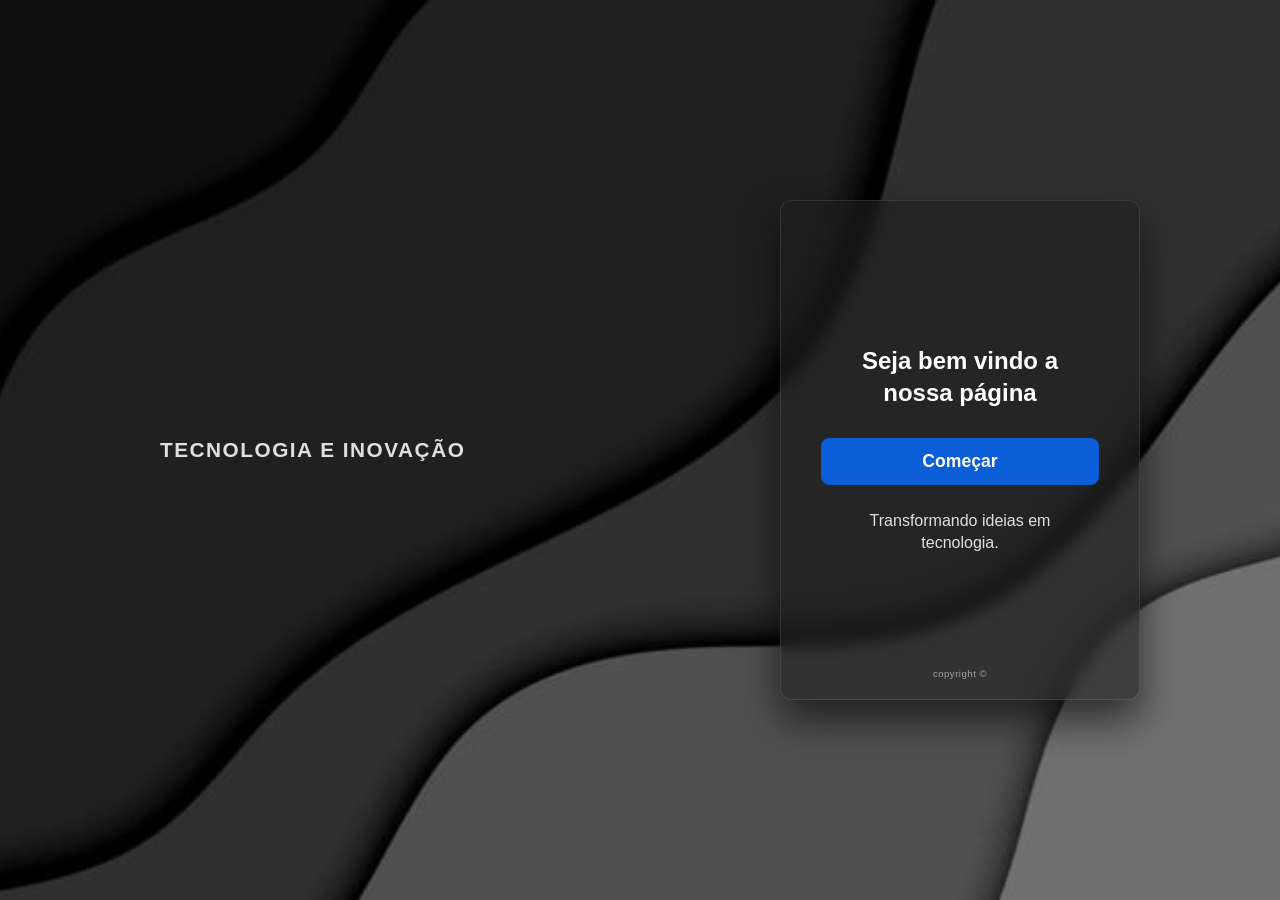
<file: Front-End_StartJovem/index.html>
<!DOCTYPE html>
<html lang="pt-BR">
<head>
    <meta charset="UTF-8">
    <meta name="viewport" content="width=device-width, initial-scale=1.0">
    <title>Bem-vindo - Tecnologia e Inovação</title>
    
    <link rel="stylesheet" href="assets/css/global.css">
    <link rel="stylesheet" href="assets/css/index.css">
</head>
<body>

    <div class="page-background">
        <div class="welcome-container">
            
            <div class="left-content">
                <h1 class="brand-text">TECNOLOGIA E INOVAÇÃO</h1>
            </div>

            <div class="right-content">
                <div class="glass-card">
                    <h2 class="welcome-title">Seja bem vindo a<br>nossa página</h2>
                    
                    <button id="btnComecar" class="btn-start">Começar</button>
                    
                    <p class="subtitle">Transformando ideias em<br>tecnologia.</p>
                    
                    <span class="copyright">copyright ©</span>
                </div>
            </div>

        </div>
    </div>

    <script src="assets/js/pages/index.js"></script>
</body>
</html>
</file>
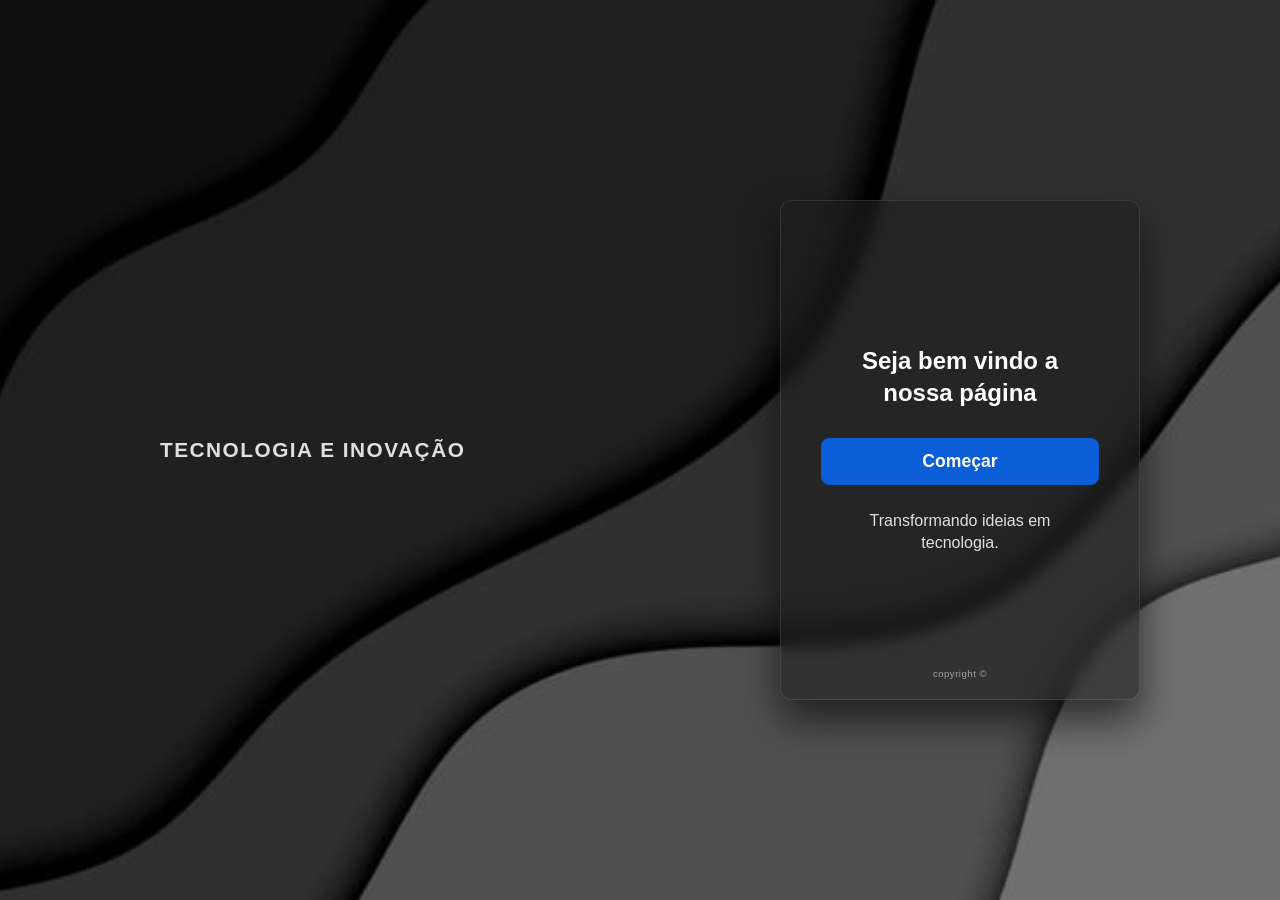
<file: Front-End_StartJovem/html/index.html>
<!DOCTYPE html>
<html lang="pt-BR">
<head>
    <meta charset="UTF-8">
    <meta name="viewport" content="width=device-width, initial-scale=1.0">
    <title>Bem-vindo - Tecnologia e Inovação</title>
    
    <link rel="stylesheet" href="../assets/css/global.css">
    <link rel="stylesheet" href="../assets/css/index.css">
</head>
<body>

    <div class="page-background">
        <div class="welcome-container">
            
            <div class="left-content">
                <h1 class="brand-text">TECNOLOGIA E INOVAÇÃO</h1>
            </div>

            <div class="right-content">
                <div class="glass-card">
                    <h2 class="welcome-title">Seja bem vindo a<br>nossa página</h2>
                    
                    <button id="btnComecar" class="btn-start">Começar</button>
                    
                    <p class="subtitle">Transformando ideias em<br>tecnologia.</p>
                    
                    <span class="copyright">copyright ©</span>
                </div>
            </div>

        </div>
    </div>

    <script src="../assets/js/pages/index.js"></script>
</body>
</html>
</file>
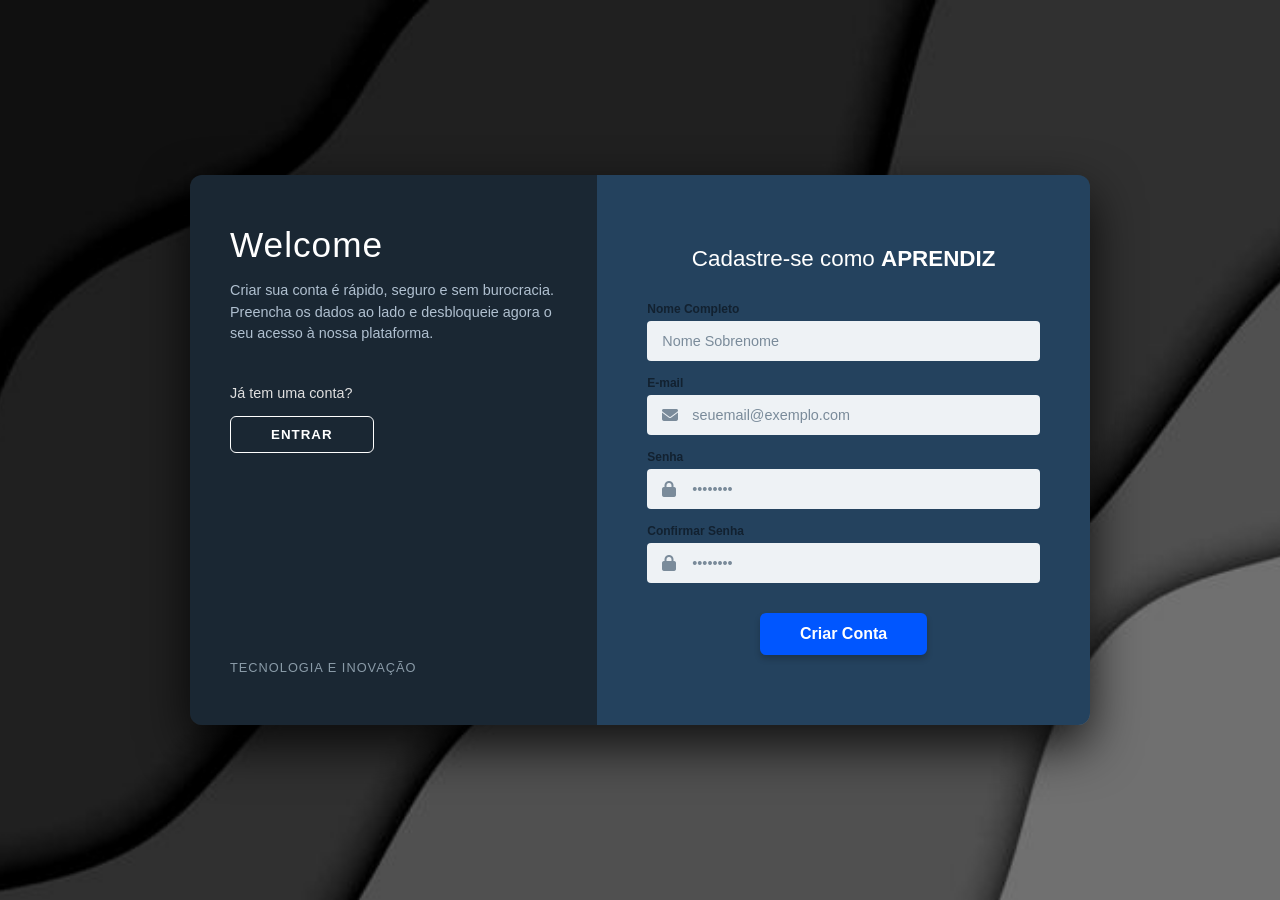
<file: Front-End_StartJovem/cadastroAprendiz.html>
<!DOCTYPE html>
<html lang="pt-BR">
<head>
    <meta charset="UTF-8">
    <meta name="viewport" content="width=device-width, initial-scale=1.0">
    <title>Cadastro - Aprendiz</title>
    
    <link rel="stylesheet" href="assets/css/global.css">
    <link rel="stylesheet" href="assets/css/cadastro.css">
    
    <link rel="stylesheet" href="https://cdnjs.cloudflare.com/ajax/libs/font-awesome/6.4.0/css/all.min.css">
</head>
<body>

    <div class="page-background">
        <div class="card-container">
            
            <div class="left-panel">
                <div class="welcome-text">
                    <h1>Welcome</h1>
                    <p>Criar sua conta é rápido, seguro e sem burocracia. Preencha os dados ao lado e desbloqueie agora o seu acesso à nossa plataforma.</p>
                </div>
                
                <div class="login-section">
                    <p>Já tem uma conta?</p>
                    <button class="btn-outline" href="login.html">ENTRAR</button>
                </div>

                <div class="footer-brand">
                    TECNOLOGIA E INOVAÇÃO
                </div>
            </div>

            <div class="right-panel">
                <h2>Cadastre-se como <strong>APRENDIZ</strong></h2>
                
                <form id="registerForm">
                    <div class="form-group">
                        <label for="nome">Nome Completo</label>
                        <input type="text" id="nome" placeholder="Nome Sobrenome" required>
                    </div>

                    <div class="form-group">
                        <label for="email">E-mail</label>
                        <div class="input-with-icon">
                            <i class="fa-solid fa-envelope"></i>
                            <input type="email" id="email" placeholder="seuemail@exemplo.com" required>
                        </div>
                    </div>

                    <div class="form-group">
                        <label for="senha">Senha</label>
                        <div class="input-with-icon">
                            <i class="fa-solid fa-lock"></i>
                            <input type="password" id="senha" placeholder="••••••••" required>
                        </div>
                    </div>

                    <div class="form-group">
                        <label for="confirmar-senha">Confirmar Senha</label>
                        <div class="input-with-icon">
                            <i class="fa-solid fa-lock"></i>
                            <input type="password" id="confirmar-senha" placeholder="••••••••" required>
                        </div>
                    </div>

                    <div class="form-actions">
                        <button type="submit" class="btn-primary">Criar Conta</button>
                    </div>
                </form>
            </div>

        </div>
    </div>

    <script src="assets/js/auth/cadastro.js"></script>
</body>
</html>
</file>
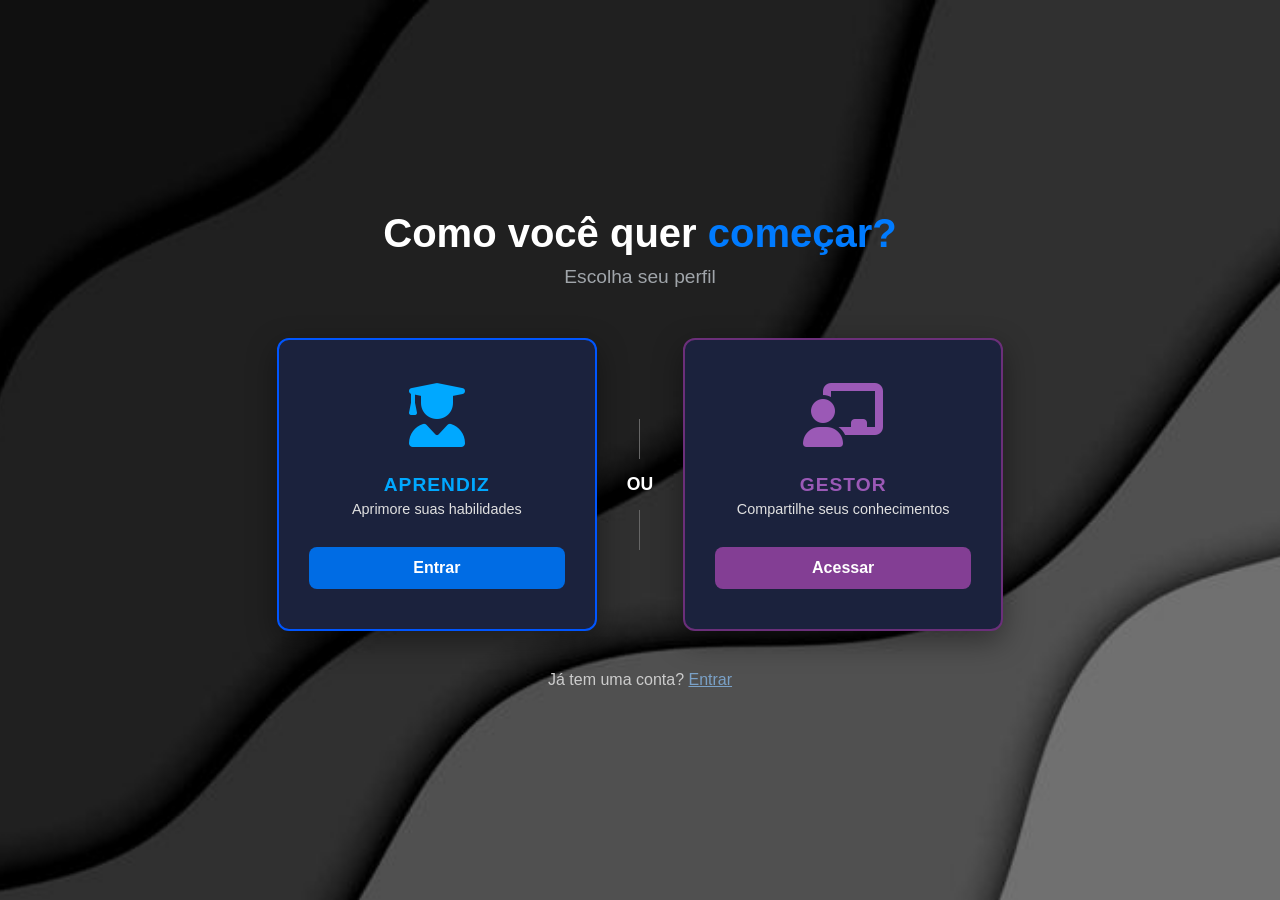
<file: Front-End_StartJovem/escolha-perfil.html>
<!DOCTYPE html>
<html lang="pt-BR">
<head>
    <meta charset="UTF-8">
    <meta name="viewport" content="width=device-width, initial-scale=1.0">
    <title>Escolha seu Perfil</title>
    
    <link rel="stylesheet" href="assets/css/global.css">
    <link rel="stylesheet" href="assets/css/escolha-perfil.css">
    
    <link rel="stylesheet" href="https://cdnjs.cloudflare.com/ajax/libs/font-awesome/6.4.0/css/all.min.css">
</head>
<body>

    <div class="page-background">
        <div class="content-wrapper">
            
            <div class="header-titles">
                <h1>Como você quer <span class="highlight-blue">começar?</span></h1>
                <p>Escolha seu perfil</p>
            </div>

            <div class="cards-container">
                
                <div class="profile-card card-aprendiz">
                    <div class="icon-wrapper">
                        <i class="fa-solid fa-user-graduate"></i>
                    </div>
                    <h2 class="title-aprendiz">APRENDIZ</h2>
                    <p>Aprimore suas habilidades</p>
                    <button id="btnAprendiz" class="btn btn-blue">Entrar</button>
                </div>

                <div class="divider">
                    <div class="line"></div>
                    <span>OU</span>
                    <div class="line"></div>
                </div>

                <div class="profile-card card-gestor">
                    <div class="icon-wrapper">
                        <i class="fa-solid fa-chalkboard-user"></i>
                    </div>
                    <h2 class="title-gestor">GESTOR</h2>
                    <p>Compartilhe seus conhecimentos</p>
                    <button id="btnGestor" class="btn btn-purple">Acessar</button>
                </div>

            </div>

            <div class="footer-login">
                Já tem uma conta? <a href="login.html">Entrar</a>
            </div>

        </div>
    </div>

    <script src="assets/js/auth/escolha-perfil.js"></script>
</body>
</html>
</file>
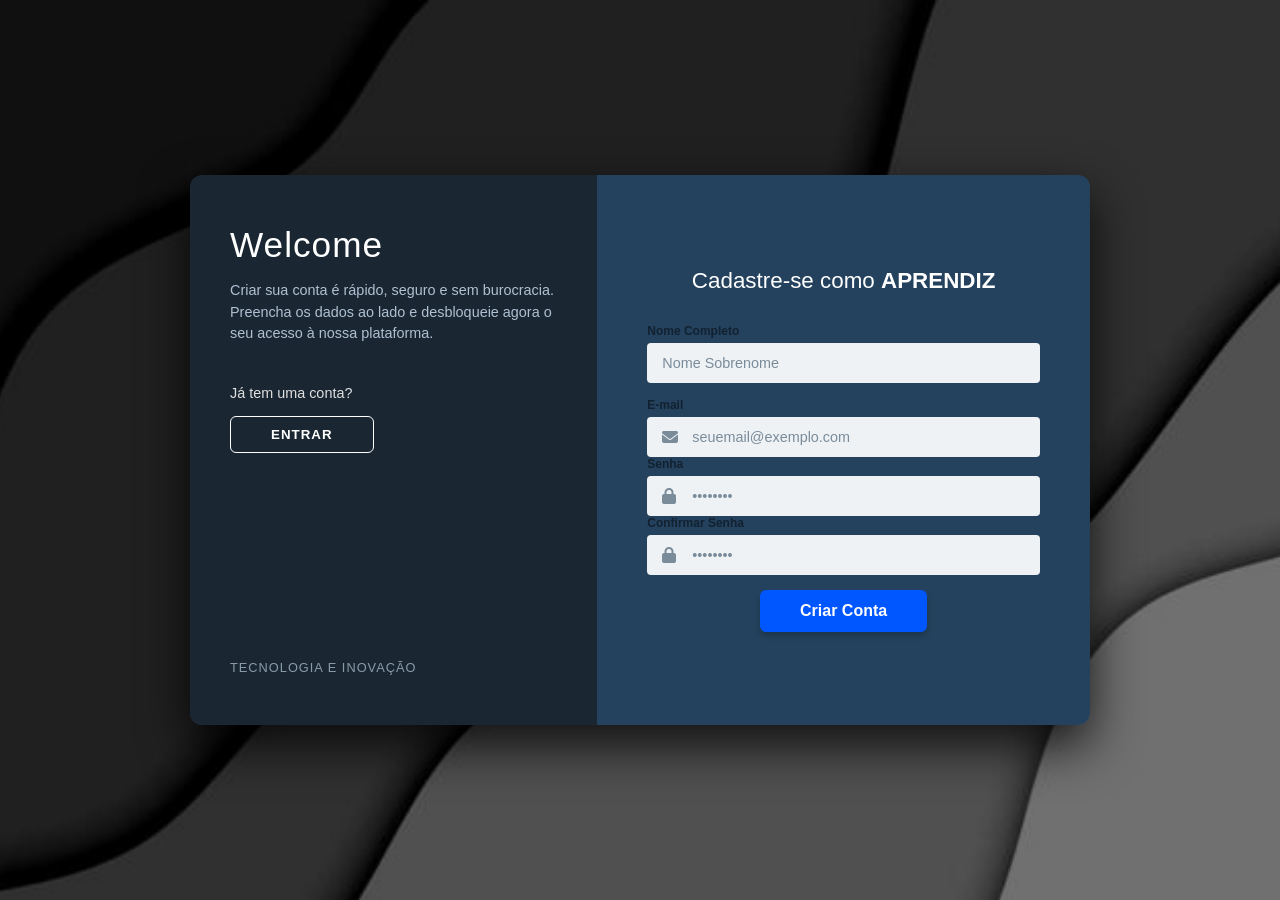
<file: Front-End_StartJovem/html/cadastroAprendiz.html>
<!DOCTYPE html>
<html lang="pt-BR">
<head>
    <meta charset="UTF-8">
    <meta name="viewport" content="width=device-width, initial-scale=1.0">
    <title>Cadastro - Aprendiz</title>
    
    <link rel="stylesheet" href="../assets/css/global.css">
    <link rel="stylesheet" href="../assets/css/cadastro.css">
    
    <link rel="stylesheet" href="https://cdnjs.cloudflare.com/ajax/libs/font-awesome/6.4.0/css/all.min.css">
</head>
<body>

    <div class="page-background">
        <div class="card-container">
            
            <div class="left-panel">
                <div class="welcome-text">
                    <h1>Welcome</h1>
                    <p>Criar sua conta é rápido, seguro e sem burocracia. Preencha os dados ao lado e desbloqueie agora o seu acesso à nossa plataforma.</p>
                </div>
                
                <div class="login-section">
                    <p>Já tem uma conta?</p>
                    <button class="btn-outline" href="loginAprendiz.html">ENTRAR</button>
                </div>

                <div class="footer-brand">
                    TECNOLOGIA E INOVAÇÃO
                </div>
            </div>

            <div class="right-panel">
                <h2>Cadastre-se como <strong>APRENDIZ</strong></h2>
                
                <form id="registerForm">
                    <div class="form-group">
                        <label for="nome">Nome Completo</label>
                        <input type="text" id="nome" placeholder="Nome Sobrenome" required>
                    </div>

                    <div class="form-group">
                        <label for="email">E-mail</label>
                        <div class="input-with-icon">
                            <i class="fa-solid fa-envelope"></i>
                            <input type="email" id="email" placeholder="seuemail@exemplo.com" required>
                        </div>
                
                    <div class="form-group">
                        <label for="senha">Senha</label>
                        <div class="input-with-icon">
                            <i class="fa-solid fa-lock"></i>
                            <input type="password" id="senha" placeholder="••••••••" required>
                        </div>
                    </div>

                    <div class="form-group">
                        <label for="confirmar-senha">Confirmar Senha</label>
                        <div class="input-with-icon">
                            <i class="fa-solid fa-lock"></i>
                            <input type="password" id="confirmar-senha" placeholder="••••••••" required>
                        </div>
                    </div>

                    <div class="form-actions">
                        <button type="submit" class="btn-primary">Criar Conta</button>
                    </div>
                </form>
            </div>

        </div>
    </div>

    <script type="module" src="/Front-End_StartJovem/assets/js/auth/cadastro.js"></script>
</body>
</html>
</file>
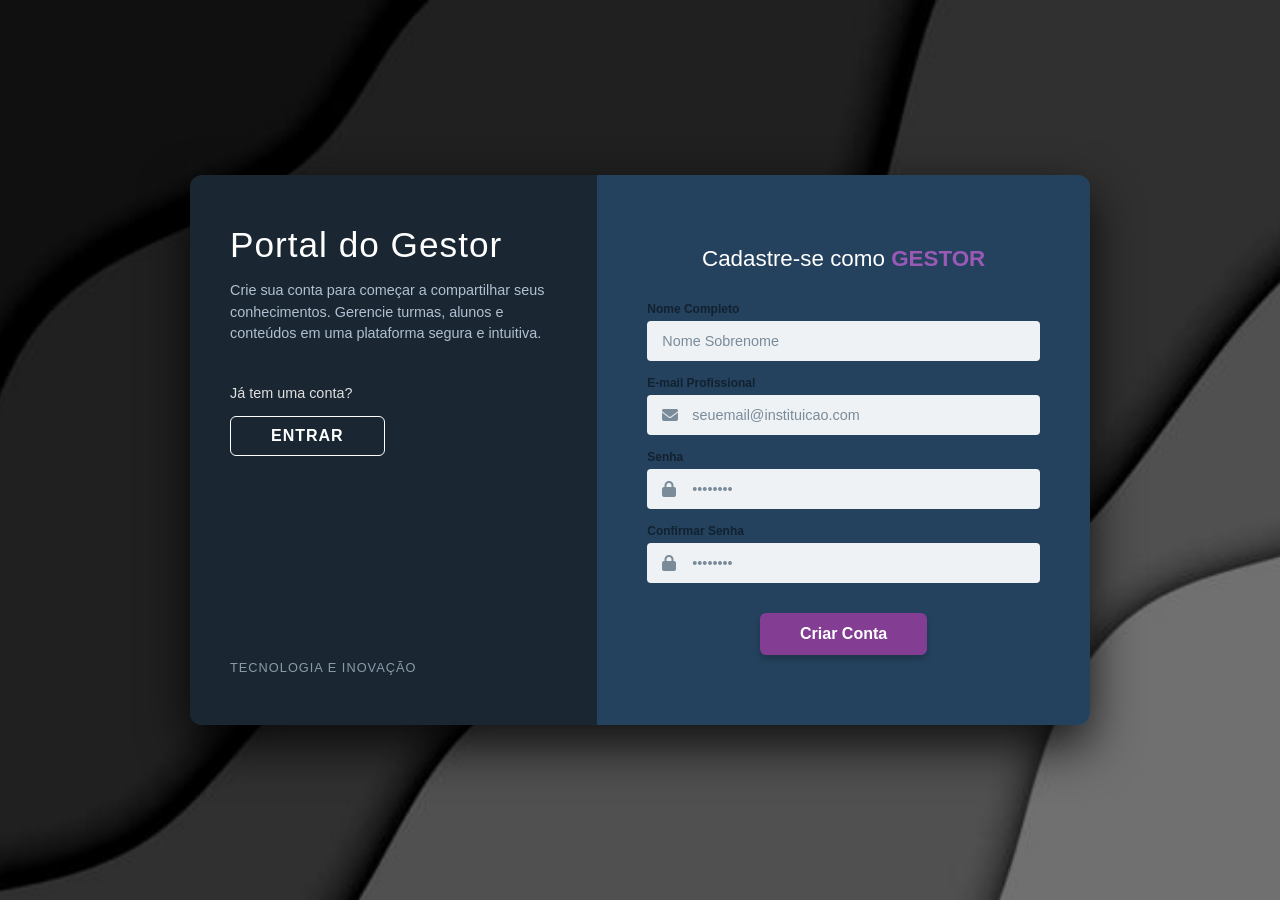
<file: Front-End_StartJovem/html/cadastroGestor.html>
<!DOCTYPE html>
<html lang="pt-BR">
<head>
    <meta charset="UTF-8">
    <meta name="viewport" content="width=device-width, initial-scale=1.0">
    <title>Cadastro - Gestor</title>
    
    <link rel="stylesheet" href="../assets/css/global.css">
    <link rel="stylesheet" href="../assets/css/cadastro-gestor.css">
    
    <link rel="stylesheet" href="https://cdnjs.cloudflare.com/ajax/libs/font-awesome/6.4.0/css/all.min.css">
</head>
<body>

    <div class="page-background">
        <div class="card-container">
            
            <div class="left-panel">
                <div class="welcome-text">
                    <h1>Portal do Gestor</h1>
                    <p>Crie sua conta para começar a compartilhar seus conhecimentos. Gerencie turmas, alunos e conteúdos em uma plataforma segura e intuitiva.</p>
                </div>
                
                <div class="login-section">
                    <p>Já tem uma conta?</p>
                    <a href="loginAprendiz.html" class="btn-outline">ENTRAR</a>
                </div>

                <div class="footer-brand">
                    TECNOLOGIA E INOVAÇÃO
                </div>
            </div>

            <div class="right-panel">
                <h2>Cadastre-se como <strong class="text-purple">GESTOR</strong></h2>
                
                <form id="registerGestorForm">
                    <div class="form-group">
                        <label for="nome">Nome Completo</label>
                        <input type="text" id="nome" placeholder="Nome Sobrenome" required>
                    </div>

                    <div class="form-group">
                        <label for="email">E-mail Profissional</label>
                        <div class="input-with-icon">
                            <i class="fa-solid fa-envelope"></i>
                            <input type="email" id="email" placeholder="seuemail@instituicao.com" required>
                        </div>
                    </div>

                    <div class="form-group">
                        <label for="senha">Senha</label>
                        <div class="input-with-icon">
                            <i class="fa-solid fa-lock"></i>
                            <input type="password" id="senha" placeholder="••••••••" required>
                        </div>
                    </div>

                    <div class="form-group">
                        <label for="confirmar-senha">Confirmar Senha</label>
                        <div class="input-with-icon">
                            <i class="fa-solid fa-lock"></i>
                            <input type="password" id="confirmar-senha" placeholder="••••••••" required>
                        </div>
                    </div>

                    <div class="form-actions">
                        <button type="submit" class="btn-primary-purple">Criar Conta</button>
                    </div>
                </form>
            </div>

        </div>
    </div>

        <script type="module" src="/Front-End_StartJovem/assets/js/auth/cadastro-gestor.js"></script>

</body>
</html>
</file>
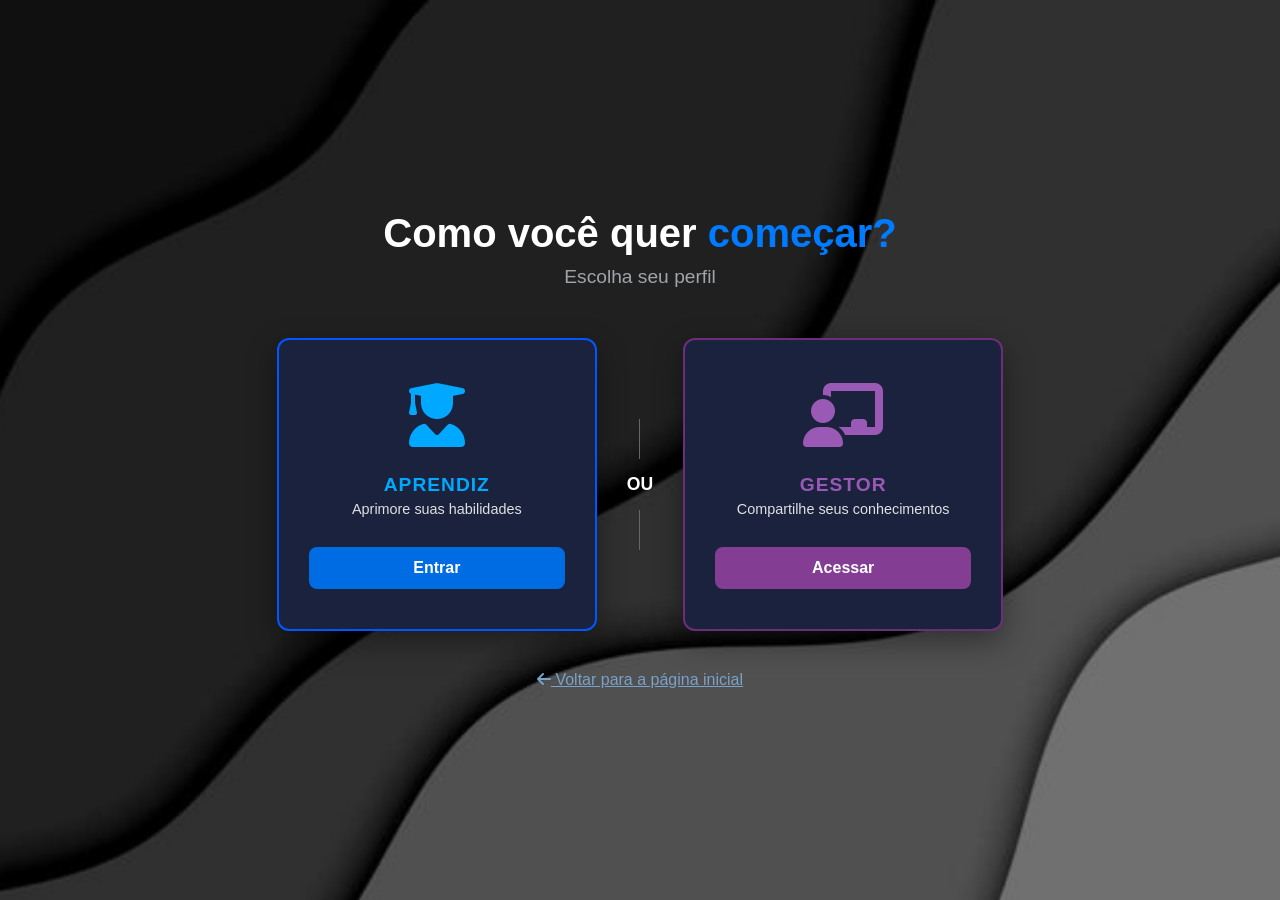
<file: Front-End_StartJovem/html/escolha-perfil.html>
<!DOCTYPE html>
<html lang="pt-BR">
<head>
    <meta charset="UTF-8">
    <meta name="viewport" content="width=device-width, initial-scale=1.0">
    <title>Escolha seu Perfil</title>
    
    <link rel="stylesheet" href="../assets/css/global.css">
    <link rel="stylesheet" href="../assets/css/escolha-perfil.css">
    <link rel="stylesheet" href="https://cdnjs.cloudflare.com/ajax/libs/font-awesome/6.4.0/css/all.min.css">
</head>
<body>

    <div class="page-background">
        <div class="content-wrapper">
            
            <div class="header-titles">
                <h1>Como você quer <span class="highlight-blue">começar?</span></h1>
                <p>Escolha seu perfil</p>
            </div>

            <div class="cards-container">
                
                <div class="profile-card card-aprendiz">
                    <div class="icon-wrapper">
                        <i class="fa-solid fa-user-graduate"></i>
                    </div>
                    <h2 class="title-aprendiz">APRENDIZ</h2>
                    <p>Aprimore suas habilidades</p>
                    <button id="btnAprendiz" class="btn btn-blue">Entrar</button>
                </div>

                <div class="divider">
                    <div class="line"></div>
                    <span>OU</span>
                    <div class="line"></div>
                </div>

                <div class="profile-card card-gestor">
                    <div class="icon-wrapper">
                        <i class="fa-solid fa-chalkboard-user"></i>
                    </div>
                    <h2 class="title-gestor">GESTOR</h2>
                    <p>Compartilhe seus conhecimentos</p>
                    <button id="btnGestor" class="btn btn-purple">Acessar</button>
                </div>

            </div>

            <div class="footer-login">
                <a href="index.html"><i class="fa-solid fa-arrow-left"></i> Voltar para a página inicial</a>
            </div>

        </div>
    </div>

    <script src="../assets/js/auth/escolha-perfil.js"></script>
</body>
</html>
</file>
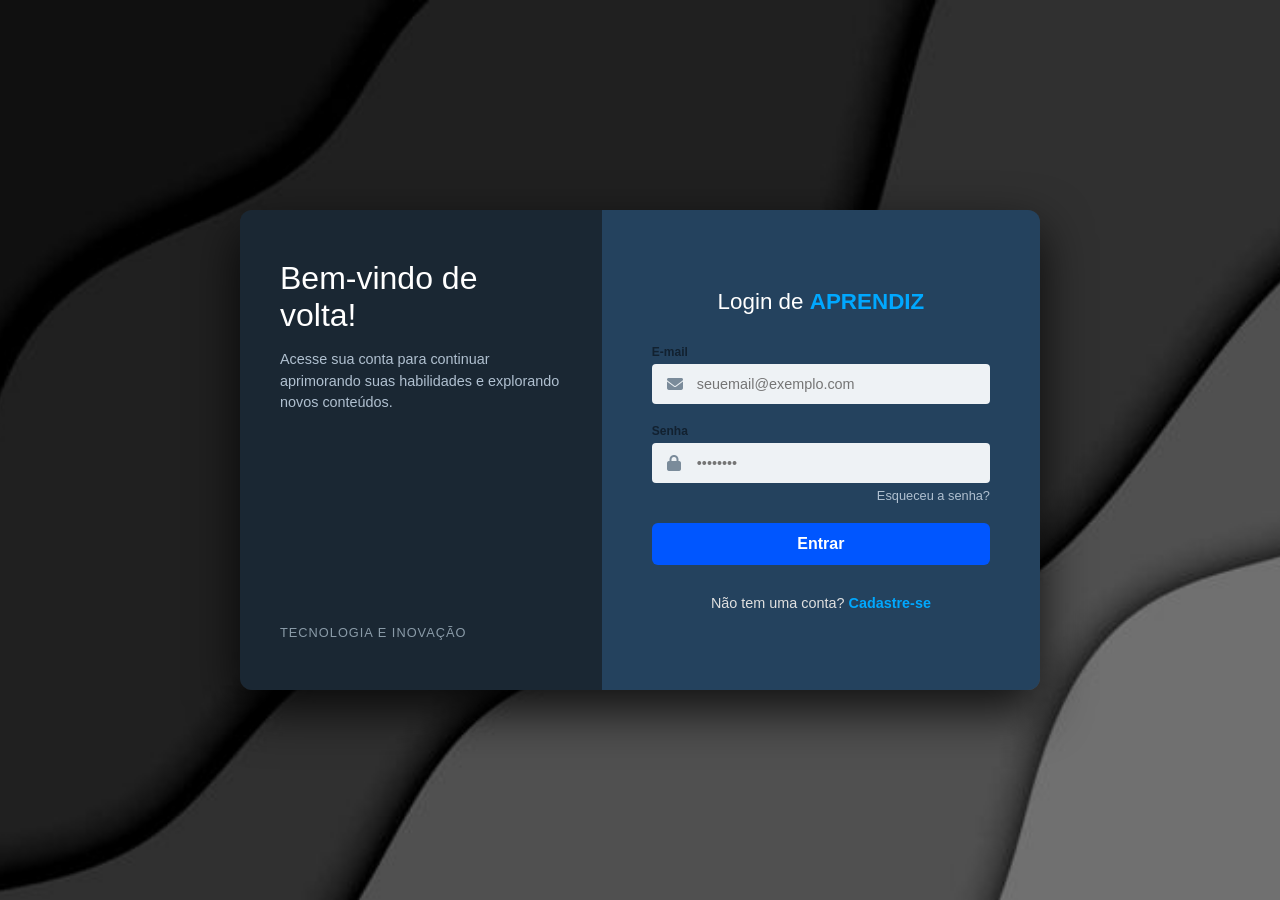
<file: Front-End_StartJovem/html/loginAprendiz.html>
<!DOCTYPE html>
<html lang="pt-BR">
<head>
    <meta charset="UTF-8">
    <meta name="viewport" content="width=device-width, initial-scale=1.0">
    <title>Login - Aprendiz</title>
    <link rel="stylesheet" href="../assets/css/global.css">
    <link rel="stylesheet" href="../assets/css/login-aprendiz.css">
    <link rel="stylesheet" href="https://cdnjs.cloudflare.com/ajax/libs/font-awesome/6.4.0/css/all.min.css">
</head>
<body>

    <div class="page-background">
        <div class="login-card-container">
            
            <div class="left-panel">
                <div class="welcome-text">
                    <h1>Bem-vindo de volta!</h1>
                    <p>Acesse sua conta para continuar aprimorando suas habilidades e explorando novos conteúdos.</p>
                </div>
                <div class="footer-brand">TECNOLOGIA E INOVAÇÃO</div>
            </div>

            <div class="right-panel">
                <h2>Login de <strong>APRENDIZ</strong></h2>
                
                <form id="loginAprendizForm">
                    <div class="form-group">
                        <label for="email">E-mail</label>
                        <div class="input-with-icon">
                            <i class="fa-solid fa-envelope"></i>
                            <input type="email" id="email" placeholder="seuemail@exemplo.com" required>
                        </div>
                    </div>

                    <div class="form-group">
                        <label for="senha">Senha</label>
                        <div class="input-with-icon">
                            <i class="fa-solid fa-lock"></i>
                            <input type="password" id="senha" placeholder="••••••••" required>
                        </div>
                        <a href="#" class="forgot-password">Esqueceu a senha?</a>
                    </div>

                    <div class="form-actions">
                        <button type="submit" class="btn-primary">Entrar</button>
                    </div>

                    <div class="register-link">
                        <p>Não tem uma conta? <a href="cadastroAprendiz.html">Cadastre-se</a></p>
                    </div>
                </form>
            </div>

        </div>
    </div>

    <script type="module" src="/Front-End_StartJovem/assets/js/auth/loginAprendiz.js"></script>
</body>
</html>
</file>
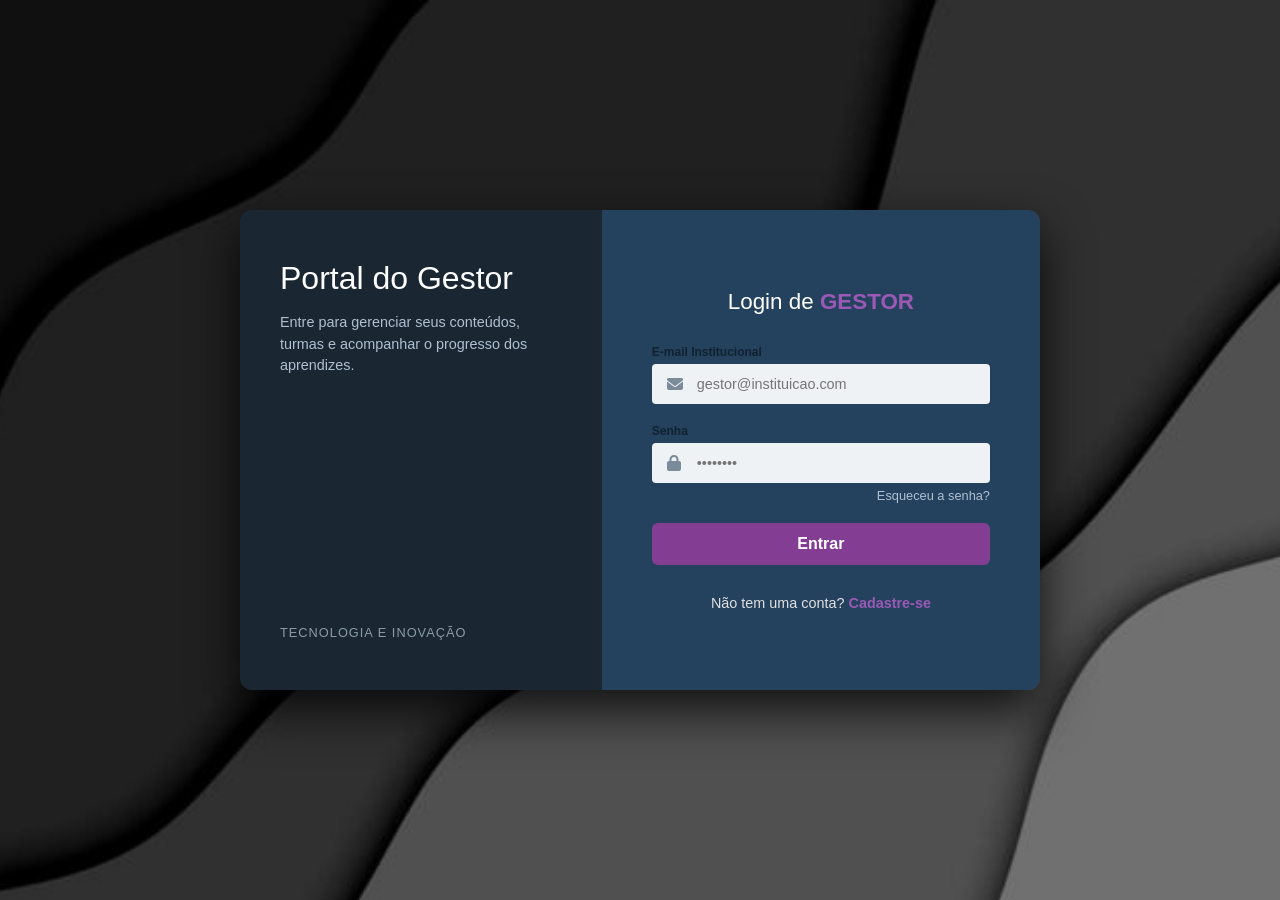
<file: Front-End_StartJovem/html/loginGestor.html>
<!DOCTYPE html>
<html lang="pt-BR">
<head>
    <meta charset="UTF-8">
    <meta name="viewport" content="width=device-width, initial-scale=1.0">
    <title>Login - Gestor</title>
    <link rel="stylesheet" href="../assets/css/global.css">
    <link rel="stylesheet" href="../assets/css/login-gestor.css">
    <link rel="stylesheet" href="https://cdnjs.cloudflare.com/ajax/libs/font-awesome/6.4.0/css/all.min.css">
</head>
<body>

    <div class="page-background">
        <div class="login-card-container">
            
            <div class="left-panel">
                <div class="welcome-text">
                    <h1>Portal do Gestor</h1>
                    <p>Entre para gerenciar seus conteúdos, turmas e acompanhar o progresso dos aprendizes.</p>
                </div>
                <div class="footer-brand">TECNOLOGIA E INOVAÇÃO</div>
            </div>

            <div class="right-panel">
                <h2>Login de <strong class="text-purple">GESTOR</strong></h2>
                
                <form id="loginGestorForm">
                    <div class="form-group">
                        <label for="email">E-mail Institucional</label>
                        <div class="input-with-icon">
                            <i class="fa-solid fa-envelope"></i>
                            <input type="email" id="email" placeholder="gestor@instituicao.com" required>
                        </div>
                    </div>

                    <div class="form-group">
                        <label for="senha">Senha</label>
                        <div class="input-with-icon">
                            <i class="fa-solid fa-lock"></i>
                            <input type="password" id="senha" placeholder="••••••••" required>
                        </div>
                        <a href="#" class="forgot-password">Esqueceu a senha?</a>
                    </div>

                    <div class="form-actions">
                        <button type="submit" class="btn-primary-purple">Entrar</button>
                    </div>

                    <div class="register-link">
                        <p>Não tem uma conta? <a href="cadastroGestor.html" class="link-purple">Cadastre-se</a></p>
                    </div>
                </form>
            </div>

        </div>
    </div>

    <script type="module" src="/Front-End_StartJovem/assets/js/auth/loginGestor.js"></script>
</body>
</html>
</file>
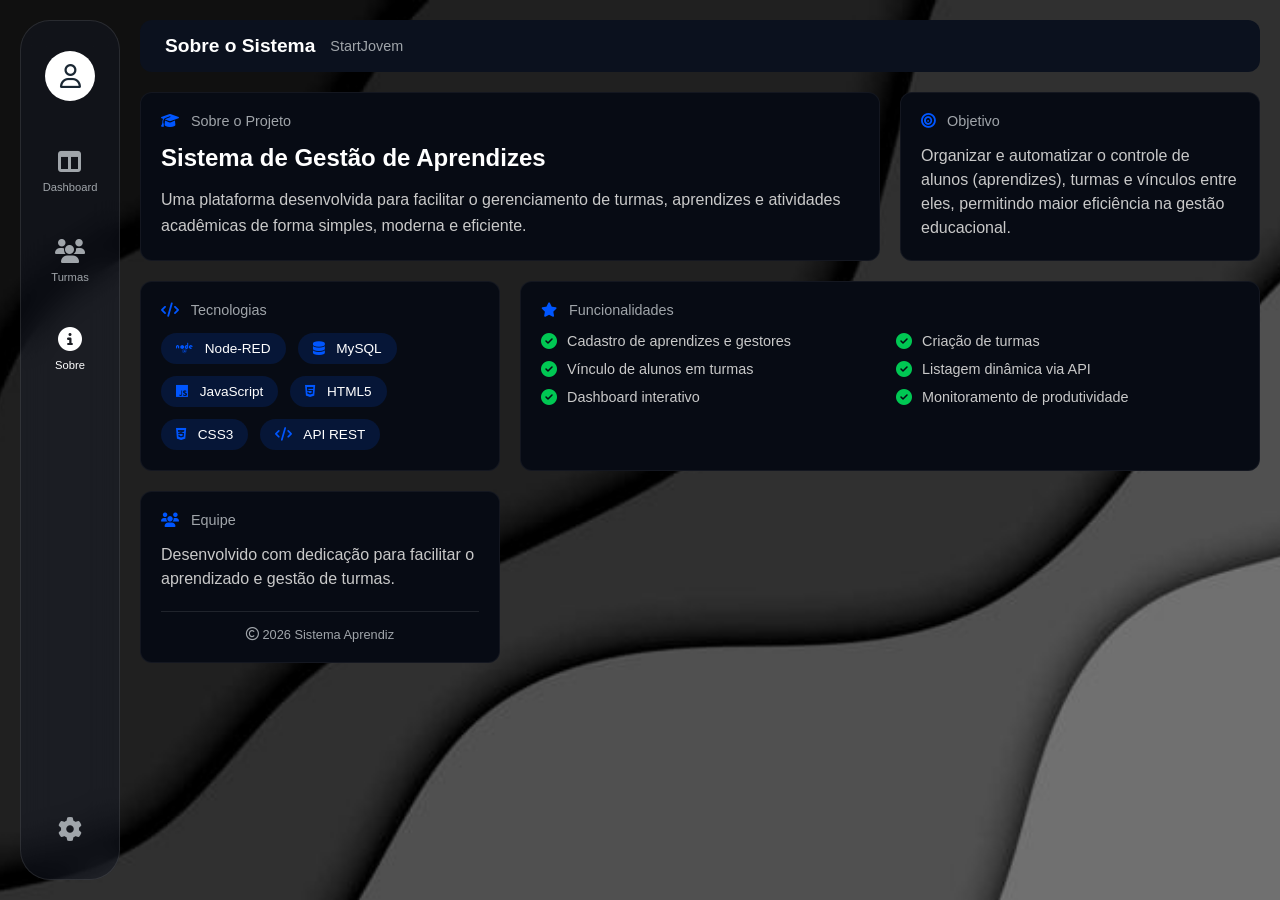
<file: Front-End_StartJovem/html/sobre.html>
<!DOCTYPE html>
<html lang="pt-BR">
<head>
    <meta charset="UTF-8">
    <meta name="viewport" content="width=device-width, initial-scale=1.0">
    <title>Sobre Nós | StartJovem</title>

    <link rel="stylesheet" href="../assets/css/global.css">
    <link rel="stylesheet" href="../assets/css/sobre.css">
    <link rel="stylesheet" href="https://cdnjs.cloudflare.com/ajax/libs/font-awesome/6.4.0/css/all.min.css">
</head>

<body>

<div class="app-background">

    <button id="menuToggle" class="menu-toggle">
        <i class="fa-solid fa-bars"></i>
    </button>

    <div class="dashboard-layout">

        <!-- SIDEBAR (MESMO PADRÃO DO MONITORAMENTO) -->
        <aside class="sidebar" id="sidebar">
            <div class="profile-section">
                <a href="perfil.html" class="profile-icon">
                    <i class="fa-regular fa-user"></i>
                </a>
            </div>

            <nav class="sidebar-nav">
                <a href="monitoramento.html" class="nav-item">
                    <i class="fa-solid fa-table-columns"></i>
                    <span>Dashboard</span>
                </a>
                <a href="turmas.html" class="nav-item">
                    <i class="fa-solid fa-users"></i>
                    <span>Turmas</span>
                </a>
                <a href="sobre.html" class="nav-item active">
                    <i class="fa-solid fa-circle-info"></i>
                    <span>Sobre</span>
                </a>
            </nav>

            <div class="settings-section">
                <a href="configuracoes.html" class="nav-item">
                    <i class="fa-solid fa-gear"></i>
                </a>
            </div>
        </aside>

        <!-- MAIN CONTENT -->
        <main class="main-content">

            <header class="top-header">
                <div class="usuario-box">
                    <h2>Sobre o Sistema</h2>
                    <span>StartJovem</span>
                </div>
            </header>

            <div class="dashboard-grid">

                <!-- Card Principal - Sobre -->
                <div class="card about-card">
                    <div class="card-header">
                        <span><i class="fa-solid fa-graduation-cap"></i> Sobre o Projeto</span>
                    </div>
                    <div class="card-body">
                        <h3>Sistema de Gestão de Aprendizes</h3>
                        <p>
                            Uma plataforma desenvolvida para facilitar o gerenciamento de turmas,
                            aprendizes e atividades acadêmicas de forma simples, moderna e eficiente.
                        </p>
                    </div>
                </div>

                <!-- Card - Objetivo -->
                <div class="card objective-card">
                    <div class="card-header">
                        <span><i class="fa-solid fa-bullseye"></i> Objetivo</span>
                    </div>
                    <div class="card-body">
                        <p>
                            Organizar e automatizar o controle de alunos (aprendizes),
                            turmas e vínculos entre eles, permitindo maior eficiência na gestão educacional.
                        </p>
                    </div>
                </div>

                <!-- Card - Tecnologias -->
                <div class="card tech-card">
                    <div class="card-header">
                        <span><i class="fa-solid fa-code"></i> Tecnologias</span>
                    </div>
                    <div class="card-body">
                        <div class="tech-list">
                            <span><i class="fa-brands fa-node"></i> Node-RED</span>
                            <span><i class="fa-solid fa-database"></i> MySQL</span>
                            <span><i class="fa-brands fa-js"></i> JavaScript</span>
                            <span><i class="fa-brands fa-html5"></i> HTML5</span>
                            <span><i class="fa-brands fa-css3-alt"></i> CSS3</span>
                            <span><i class="fa-solid fa-code"></i> API REST</span>
                        </div>
                    </div>
                </div>

                <!-- Card - Funcionalidades (grande) -->
                <div class="card features-card">
                    <div class="card-header">
                        <span><i class="fa-solid fa-star"></i> Funcionalidades</span>
                    </div>
                    <div class="card-body">
                        <ul class="features-list">
                            <li><i class="fa-solid fa-check-circle"></i> Cadastro de aprendizes e gestores</li>
                            <li><i class="fa-solid fa-check-circle"></i> Criação de turmas</li>
                            <li><i class="fa-solid fa-check-circle"></i> Vínculo de alunos em turmas</li>
                            <li><i class="fa-solid fa-check-circle"></i> Listagem dinâmica via API</li>
                            <li><i class="fa-solid fa-check-circle"></i> Dashboard interativo</li>
                            <li><i class="fa-solid fa-check-circle"></i> Monitoramento de produtividade</li>
                        </ul>
                    </div>
                </div>

                <!-- Card - Equipe -->
                <div class="card team-card">
                    <div class="card-header">
                        <span><i class="fa-solid fa-users"></i> Equipe</span>
                    </div>
                    <div class="card-body">
                        <p>Desenvolvido com dedicação para facilitar o aprendizado e gestão de turmas.</p>
                        <div class="version">
                            <i class="fa-regular fa-copyright"></i> 2026 Sistema Aprendiz
                        </div>
                    </div>
                </div>

            </div>

        </main>

    </div>

</div>

<script src="../assets/js/pages/sobre.js"></script>

</body>
</html>
</file>
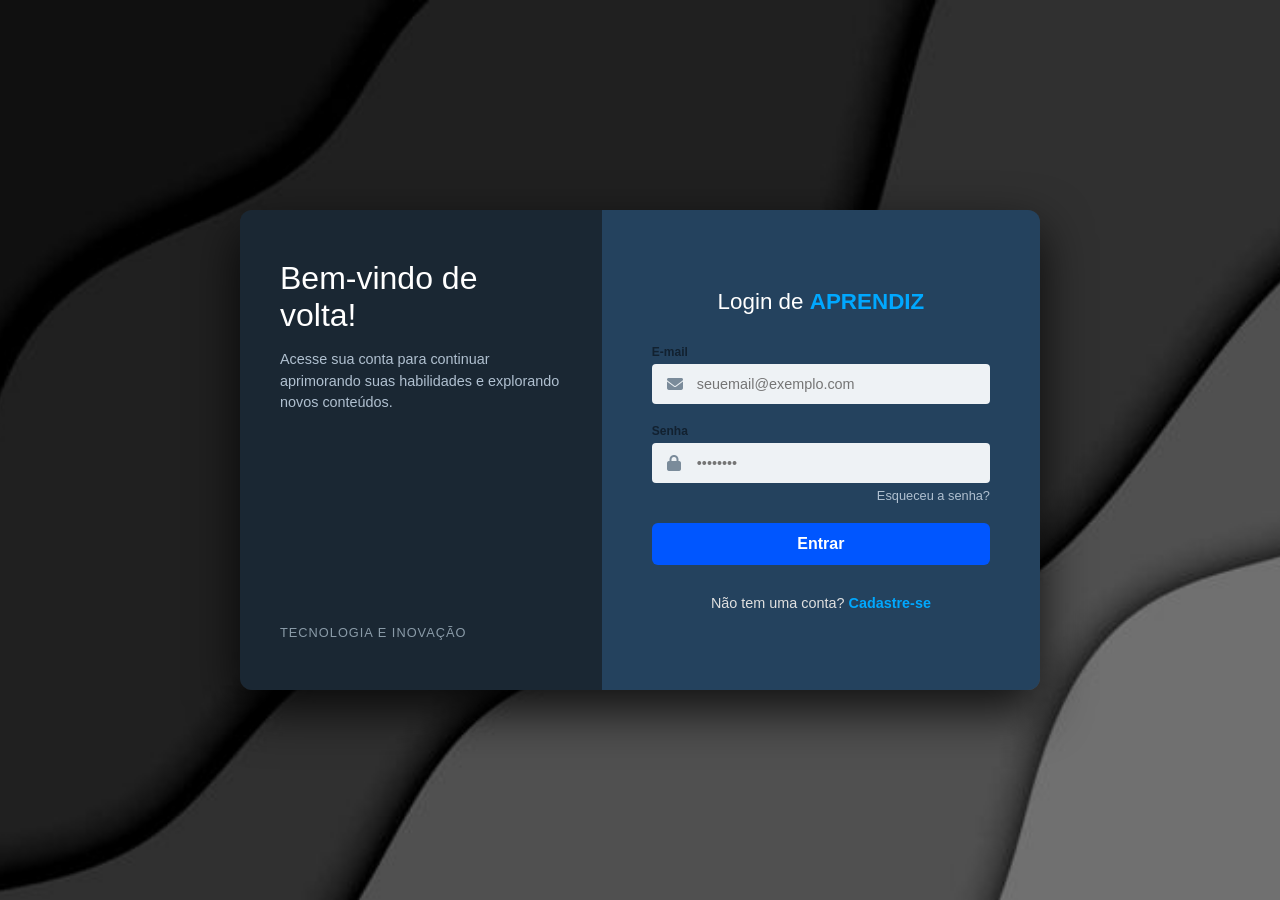
<file: Front-End_StartJovem/html/turmas.html>
<!DOCTYPE html>
<html lang="pt-BR">
<head>
    <meta charset="UTF-8">
    <meta name="viewport" content="width=device-width, initial-scale=1.0">
    <title>Turmas | StartJovem</title>

    <link rel="stylesheet" href="../assets/css/global.css">
    <link rel="stylesheet" href="../assets/css/turmas.css">
    <link rel="stylesheet" href="https://cdnjs.cloudflare.com/ajax/libs/font-awesome/6.4.0/css/all.min.css">
</head>
<body>

<div class="app-background">

    <button id="menuToggle" class="menu-toggle">
        <i class="fa-solid fa-bars"></i>
    </button>

    <div class="dashboard-layout">

        <!-- SIDEBAR PADRONIZADA -->
        <aside class="sidebar" id="sidebar">
            <div class="profile-section">
                <a href="perfil.html" class="profile-icon">
                    <i class="fa-regular fa-user"></i>
                </a>
            </div>

            <nav class="sidebar-nav">
                <a href="monitoramento.html" class="nav-item">
                    <i class="fa-solid fa-table-columns"></i>
                    <span>Dashboard</span>
                </a>
                <a href="turmas.html" class="nav-item active">
                    <i class="fa-solid fa-users"></i>
                    <span>Turmas</span>
                </a>
                <a href="sobre.html" class="nav-item">
                    <i class="fa-solid fa-circle-info"></i>
                    <span>Sobre</span>
                </a>
            </nav>

            <div class="settings-section">
                <a href="configuracoes.html" class="nav-item">
                    <i class="fa-solid fa-gear"></i>
                </a>
            </div>
        </aside>

        <!-- MAIN CONTENT -->
        <main class="main-content">

            <div class="turmas-container">

                <!-- ACESSO NEGADO -->
                <div id="acesso-negado" class="acesso-negado" style="display: none;">
                    <h2> Acesso Restrito</h2>
                    <p>Esta área é exclusiva para Gestores.</p>
                    <a href="perfil.html" class="btn-turma">Voltar</a>
                </div>

                <!-- ÁREA DO APRENDIZ -->
                <div id="section-aprendiz" class="perfil-wrapper">
                    <div class="turmas-header">
                        <h2>Minhas <strong class="txt-azul">Turmas</strong></h2>
                        <p class="panel-desc">Aqui estão as turmas em que você está matriculado.</p>
                    </div>
                    <div id="listaMinhasTurmas" class="grid-turmas"></div>
                </div>

                <!-- ÁREA DO GESTOR -->
                <div id="section-gestor" class="perfil-wrapper" style="display: none;">
                    <div class="turmas-header">
                        <h2>Painel do <strong class="txt-roxo">Gestor</strong></h2>
                        <p class="panel-desc">Gerencie turmas e aprendizes.</p>
                    </div>

                    <!-- Formulário Criar Turma -->
                    <form id="turmaForm" class="turma-form">
                        <input type="text" id="nomeTurma" placeholder="Nome da turma" required>
                        <textarea id="descricaoTurma" placeholder="Descrição da turma" rows="3"></textarea>
                        <button type="submit" class="btn-criar">Criar Turma</button>
                    </form>

                    <!-- Lista de Turmas (Gestor) -->
                    <div id="listaTurmas" class="grid-turmas"></div>

                    <!-- Vincular Aprendiz -->
                    <div class="vincular-section">
                        <h3><i class="fa-solid fa-link"></i> Vincular Aprendiz à Turma</h3>
                        <div class="vincular-grid">
                            <div class="vincular-column">
                                <label>Turma</label>
                                <input type="text" id="searchTurma" placeholder="Buscar turma..." class="search-input">
                                <div id="listaTurmasVincular" class="lista-seletor"></div>
                            </div>
                            <div class="vincular-column">
                                <label>Aprendiz</label>
                                <input type="text" id="searchAprendiz" placeholder="Buscar aprendiz..." class="search-input">
                                <div id="listaAprendizesVincular" class="lista-seletor"></div>
                            </div>
                        </div>
                        <button id="btnVincular" class="btn-vincular">
                            <i class="fa-solid fa-link"></i> Vincular Aprendiz
                        </button>       
                           <div class="tarefa-section">
                                <h3>Criar Nova Tarefa</h3>
                                <div class="tarefa-form">
                                    <input type="text" id="tituloTarefa" placeholder="Título da tarefa">
                                    <textarea id="descricaoTarefa" placeholder="Descrição da tarefa"></textarea>
                                    <select id="selectTurmaTarefa">
                                        <option value="">Selecione uma turma</option>
                                    </select>
                                    
                                    <button id="btnCriarTarefa" class="btn-criar-tarefa">
                                        <i class="fa-solid fa-plus"></i> Criar Tarefa
                                    </button>
                                </div>

                                <h3 style="margin-top: 30px; text-align:center;">Tarefas Criadas</h3>
                                <div id="listaTarefas" class="lista-tarefas"></div>
                            </div>
                        </div>
                    </div>
                </div>

            </div>

            <!-- Modal -->
            <div id="modalAlunos" class="modal">
                <div class="modal-content">
                    <span class="close-modal">&times;</span>
                    <h3 id="modalTurmaNome"></h3>
                    <div id="listaAlunosModal" class="alunos-list"></div>
                </div>
            </div>

        </main>

    </div>

</div>

<script type="module" src="../assets/js/pages/turmas.js"></script>

</body>
</html>
</file>
<file: Front-End_StartJovem/assets/css/global.css>
/* Reset básico e configurações globais */
* {
    margin: 0;
    padding: 0;
    box-sizing: border-box;
    font-family: 'Segoe UI', Tahoma, Geneva, Verdana, sans-serif;
}

body, html {
    height: 100%;
    width: 100%;
}
</file>
<file: Front-End_StartJovem/assets/css/index.css>
/* Container Principal (Mesmo background geométrico) */
.page-background {
    display: flex;
    justify-content: center;
    align-items: center;
    min-height: 100vh;
    background-image: url('../img/backgrounds/backgrounds.jpeg');
    background-size: cover;
    background-position: center;
    background-repeat: no-repeat;
    padding: 20px;
    font-family: 'Segoe UI', Tahoma, Geneva, Verdana, sans-serif;
}

/* Layout que divide a tela em duas partes (Marca na esquerda, Cartão na direita) */
.welcome-container {
    display: flex;
    width: 100%;
    max-width: 1000px;
    height: 550px;
    align-items: center;
    justify-content: space-between;
}

/* Lado Esquerdo */
.left-content {
    flex: 1;
    padding: 20px;
}

.brand-text {
    color: #e0e0e0;
    font-size: 1.3rem;
    font-weight: 700;
    letter-spacing: 1.5px;
}

/* Lado Direito */
.right-content {
    flex: 1;
    display: flex;
    justify-content: flex-end;
}

/* Estilo do Cartão Escuro com leve transparência e borda fina */
.glass-card {
    background: rgba(30, 30, 30, 0.6); /* Fundo escuro levemente transparente */
    backdrop-filter: blur(8px); /* Efeito de vidro */
    border: 1px solid rgba(255, 255, 255, 0.1); /* Borda fina igual à imagem */
    border-radius: 12px;
    padding: 60px 40px;
    width: 100%;
    max-width: 360px;
    height: 500px;
    display: flex;
    flex-direction: column;
    justify-content: center;
    align-items: center;
    text-align: center;
    box-shadow: 0 20px 40px rgba(0, 0, 0, 0.6);
    position: relative; /* Necessário para posicionar o copyright no final */
}

/* Textos do Cartão */
.welcome-title {
    color: #ffffff;
    font-size: 1.5rem;
    font-weight: 600;
    margin-bottom: 30px;
    line-height: 1.3;
}

.subtitle {
    color: #e0e0e0;
    font-size: 1rem;
    line-height: 1.4;
    font-weight: 500;
}

/* Botão Azul */
.btn-start {
    background-color: #0b5ed7; /* Azul forte semelhante à referência */
    color: #ffffff;
    border: 1px solid #0a58ca;
    padding: 12px 0;
    width: 100%;
    border-radius: 8px;
    font-size: 1.1rem;
    font-weight: bold;
    cursor: pointer;
    transition: background-color 0.3s ease;
    margin-bottom: 25px;
}

.btn-start:hover {
    background-color: #0a58ca;
}

/* Rodapé do Cartão */
.copyright {
    position: absolute;
    bottom: 20px;
    color: #a0a5aa;
    font-size: 0.6rem;
    letter-spacing: 0.5px;
}

/* Responsividade Básica */
@media (max-width: 768px) {
    .welcome-container {
        flex-direction: column;
        justify-content: center;
        gap: 50px;
        height: auto;
    }
    .right-content {
        justify-content: center;
        width: 100%;
    }
    .brand-text {
        text-align: center;
    }
}
</file>
<file: Front-End_StartJovem/assets/css/cadastro.css>
/* Fundo da página com a imagem geométrica escura */
.page-background {
    display: flex;
    justify-content: center;
    align-items: center;
    min-height: 100vh;
    background-image: url('../img/backgrounds/backgrounds.jpeg');
    background-size: cover;
    background-position: center;
    background-repeat: no-repeat;
    padding: 20px;
}

/* Container principal do cartão */
.card-container {
    display: flex;
    width: 100%;
    max-width: 900px;
    height: 550px;
    border-radius: 12px;
    overflow: hidden;
    box-shadow: 0 20px 50px rgba(0, 0, 0, 0.8); /* Sombra reforçada para destacar no fundo escuro */
}

/* --- Painel Esquerdo --- */
.left-panel {
    flex: 1;
    background-color: #1a2733; 
    color: #ffffff;
    padding: 50px 40px;
    display: flex;
    flex-direction: column;
    justify-content: space-between;
}

.welcome-text h1 {
    font-size: 2.2rem;
    font-weight: 500;
    margin-bottom: 15px;
    letter-spacing: 1px;
}

.welcome-text p {
    font-size: 0.9rem;
    line-height: 1.5;
    color: #b0c0d0;
}

.login-section {
    margin-top: 40px;
}

.login-section p {
    font-size: 0.9rem;
    margin-bottom: 15px;
    color: #e0e0e0;
}

.btn-outline {
    background: transparent;
    color: #ffffff;
    border: 1px solid #ffffff;
    padding: 10px 40px;
    border-radius: 6px;
    font-weight: bold;
    cursor: pointer;
    transition: all 0.3s ease;
    letter-spacing: 1px;
}

.btn-outline:hover {
    background: rgba(255, 255, 255, 0.1);
}

.footer-brand {
    font-size: 0.8rem;
    color: #8a9ba8;
    letter-spacing: 1px;
    margin-top: auto;
}

/* --- Painel Direito --- */
.right-panel {
    flex: 1.2;
    background-color: #24425e; 
    padding: 50px;
    display: flex;
    flex-direction: column;
    justify-content: center;
}

.right-panel h2 {
    color: #ffffff;
    font-size: 1.4rem;
    font-weight: 400;
    margin-bottom: 30px;
    text-align: center;
}

.right-panel h2 strong {
    font-weight: bold;
}

/* Formulário */
form {
    display: flex;
    flex-direction: column;
    gap: 15px;
}

.form-group {
    display: flex;
    flex-direction: column;
}

.form-group label {
    font-size: 0.75rem;
    color: #122130; 
    margin-bottom: 5px;
    font-weight: bold;
}

/* Inputs padrão */
input[type="text"],
input[type="email"],
input[type="password"] {
    width: 100%;
    padding: 12px 15px;
    border: none;
    border-radius: 4px;
    background-color: #eef2f5;
    color: #333;
    font-size: 0.9rem;
    outline: none;
}

input::placeholder {
    color: #7a8b9a;
}

/* Inputs com ícone */
.input-with-icon {
    position: relative;
    display: flex;
    align-items: center;
}

.input-with-icon i {
    position: absolute;
    left: 15px;
    color: #7a8b9a;
    font-size: 1rem;
}

.input-with-icon input {
    padding-left: 45px; 
}

/* Botão Principal */
.form-actions {
    display: flex;
    justify-content: center;
    margin-top: 15px;
}

.btn-primary {
    background-color: #0056ff;
    color: #ffffff;
    border: none;
    padding: 12px 40px;
    border-radius: 6px;
    font-size: 1rem;
    font-weight: bold;
    cursor: pointer;
    transition: background-color 0.3s ease;
    box-shadow: 0 4px 6px rgba(0, 0, 0, 0.2);
}

.btn-primary:hover {
    background-color: #0046d5;
}

/* Responsividade Básica */
@media (max-width: 768px) {
    .card-container {
        flex-direction: column;
        height: auto;
    }
    .left-panel, .right-panel {
        padding: 30px;
    }
}
</file>
<file: Front-End_StartJovem/assets/css/escolha-perfil.css>
/* Container Principal com o mesmo background da página de cadastro */
.page-background {
    display: flex;
    justify-content: center;
    align-items: center;
    min-height: 100vh;
    
    /* AQUI ESTÁ A ALTERAÇÃO: Trocando a cor pelo caminho da imagem geométrica */
    background-image: url('../img/backgrounds/backgrounds.jpeg');
    background-size: cover;
    background-position: center;
    background-repeat: no-repeat;
    
    font-family: 'Segoe UI', Tahoma, Geneva, Verdana, sans-serif;
}

.content-wrapper {
    display: flex;
    flex-direction: column;
    align-items: center;
    width: 100%;
    max-width: 800px;
    padding: 20px;
}

/* Títulos */
.header-titles {
    text-align: center;
    margin-bottom: 50px;
}

.header-titles h1 {
    color: #ffffff;
    font-size: 2.5rem;
    font-weight: 700;
    margin-bottom: 10px;
}

.header-titles .highlight-blue {
    color: #007bff; /* Azul claro do texto */
}

.header-titles p {
    color: #a0a5aa;
    font-size: 1.2rem;
}

/* Layout dos Cartões */
.cards-container {
    display: flex;
    align-items: center;
    justify-content: center;
    gap: 30px;
    width: 100%;
}

/* Cartão Padrão */
.profile-card {
    background-color: #1b223d; /* Azul marinho escuro */
    border-radius: 12px;
    padding: 40px 30px;
    width: 320px;
    display: flex;
    flex-direction: column;
    align-items: center;
    text-align: center;
    box-shadow: 0 10px 30px rgba(0, 0, 0, 0.4);
    transition: transform 0.3s ease;
}

.profile-card:hover {
    transform: translateY(-5px);
}

.icon-wrapper {
    font-size: 4rem;
    margin-bottom: 20px;
}

.profile-card p {
    color: #e0e0e0;
    font-size: 0.9rem;
    margin-bottom: 30px;
}

/* Cartão Aprendiz (Azul) */
.card-aprendiz {
    border: 2px solid #0056ff;
}
.card-aprendiz .icon-wrapper {
    color: #00a8ff;
}
.title-aprendiz {
    color: #00a8ff;
    font-size: 1.2rem;
    margin-bottom: 5px;
    letter-spacing: 1px;
}

/* Cartão Gestor (Roxo) */
.card-gestor {
    border: 2px solid #6b2f7a;
}
.card-gestor .icon-wrapper {
    color: #9b59b6;
}
.title-gestor {
    color: #9b59b6;
    font-size: 1.2rem;
    margin-bottom: 5px;
    letter-spacing: 1px;
}

/* Botões */
.btn {
    border: none;
    border-radius: 8px;
    padding: 12px 0;
    width: 100%;
    font-size: 1rem;
    font-weight: bold;
    color: #ffffff;
    cursor: pointer;
    transition: filter 0.3s ease;
}

.btn:hover {
    filter: brightness(1.1);
}

.btn-blue {
    background-color: #006ce4;
}

.btn-purple {
    background-color: #833e94;
}

/* Divisor Vertical */
.divider {
    display: flex;
    flex-direction: column;
    align-items: center;
    color: #ffffff;
    font-weight: bold;
    font-size: 1.1rem;
    gap: 15px;
}

.divider .line {
    width: 1px;
    height: 40px;
    background-color: #666;
}

/* Rodapé de Login */
.footer-login {
    margin-top: 40px;
    color: #cccccc;
    font-size: 1rem;
}

.footer-login a {
    color: #7aa1c7;
    text-decoration: underline;
    cursor: pointer;
}

/* Responsividade */
@media (max-width: 768px) {
    .cards-container {
        flex-direction: column;
    }
    .divider {
        flex-direction: row;
    }
    .divider .line {
        width: 40px;
        height: 1px;
    }
}
</file>
<file: Front-End_StartJovem/assets/css/cadastro-gestor.css>
/* Fundo da página usando a imagem geométrica */
.page-background {
    display: flex;
    justify-content: center;
    align-items: center;
    min-height: 100vh;
    background-image: url('../img/backgrounds/backgrounds.jpeg');
    background-size: cover;
    background-position: center;
    background-repeat: no-repeat;
    padding: 20px;
}

/* Container principal do cartão */
.card-container {
    display: flex;
    width: 100%;
    max-width: 900px;
    height: 550px;
    border-radius: 12px;
    overflow: hidden;
    box-shadow: 0 20px 50px rgba(0, 0, 0, 0.8);
}

/* --- Painel Esquerdo --- */
.left-panel {
    flex: 1;
    background-color: #1a2733; 
    color: #ffffff;
    padding: 50px 40px;
    display: flex;
    flex-direction: column;
    justify-content: space-between;
}

.welcome-text h1 {
    font-size: 2.2rem;
    font-weight: 500;
    margin-bottom: 15px;
    letter-spacing: 1px;
}

.welcome-text p {
    font-size: 0.9rem;
    line-height: 1.5;
    color: #b0c0d0;
}

.login-section {
    margin-top: 40px;
}

.login-section p {
    font-size: 0.9rem;
    margin-bottom: 15px;
    color: #e0e0e0;
}

/* Alterado de button para tag <a> com estilo de botão */
.btn-outline {
    display: inline-block;
    background: transparent;
    color: #ffffff;
    border: 1px solid #ffffff;
    padding: 10px 40px;
    border-radius: 6px;
    font-weight: bold;
    text-decoration: none;
    text-align: center;
    transition: all 0.3s ease;
    letter-spacing: 1px;
}

.btn-outline:hover {
    background: rgba(255, 255, 255, 0.1);
}

.footer-brand {
    font-size: 0.8rem;
    color: #8a9ba8;
    letter-spacing: 1px;
    margin-top: auto;
}

/* --- Painel Direito --- */
.right-panel {
    flex: 1.2;
    background-color: #24425e; 
    padding: 50px;
    display: flex;
    flex-direction: column;
    justify-content: center;
}

.right-panel h2 {
    color: #ffffff;
    font-size: 1.4rem;
    font-weight: 400;
    margin-bottom: 30px;
    text-align: center;
}

.text-purple {
    color: #9b59b6; /* Roxo para destacar a palavra GESTOR */
    font-weight: bold;
}

/* Formulário */
form {
    display: flex;
    flex-direction: column;
    gap: 15px;
}

.form-group {
    display: flex;
    flex-direction: column;
}

.form-group label {
    font-size: 0.75rem;
    color: #122130; 
    margin-bottom: 5px;
    font-weight: bold;
}

/* Inputs padrão */
input[type="text"],
input[type="email"],
input[type="password"] {
    width: 100%;
    padding: 12px 15px;
    border: none;
    border-radius: 4px;
    background-color: #eef2f5;
    color: #333;
    font-size: 0.9rem;
    outline: none;
}

input::placeholder {
    color: #7a8b9a;
}

.input-with-icon {
    position: relative;
    display: flex;
    align-items: center;
}

.input-with-icon i {
    position: absolute;
    left: 15px;
    color: #7a8b9a;
    font-size: 1rem;
}

.input-with-icon input {
    padding-left: 45px; 
}

/* Botão Principal Roxo */
.form-actions {
    display: flex;
    justify-content: center;
    margin-top: 15px;
}

.btn-primary-purple {
    background-color: #833e94; /* Roxo da identidade do Gestor */
    color: #ffffff;
    border: none;
    padding: 12px 40px;
    border-radius: 6px;
    font-size: 1rem;
    font-weight: bold;
    cursor: pointer;
    transition: background-color 0.3s ease;
    box-shadow: 0 4px 6px rgba(0, 0, 0, 0.2);
}

.btn-primary-purple:hover {
    background-color: #6b2f7a; /* Roxo mais escuro no hover */
}

/* Responsividade Básica */
@media (max-width: 768px) {
    .card-container {
        flex-direction: column;
        height: auto;
    }
    .left-panel, .right-panel {
        padding: 30px;
    }
}
</file>
<file: Front-End_StartJovem/assets/css/login-aprendiz.css>
.page-background {
    display: flex;
    justify-content: center;
    align-items: center;
    min-height: 100vh;
    background-image: url('../img/backgrounds/backgrounds.jpeg');
    background-size: cover;
    background-position: center;
    background-repeat: no-repeat;
    padding: 20px;
}

.login-card-container {
    display: flex;
    width: 100%;
    max-width: 800px;
    height: 480px; /* Um pouco menor que o de cadastro */
    border-radius: 12px;
    overflow: hidden;
    box-shadow: 0 20px 50px rgba(0, 0, 0, 0.8);
}

.left-panel {
    flex: 1;
    background-color: #1a2733; 
    color: #ffffff;
    padding: 50px 40px;
    display: flex;
    flex-direction: column;
    justify-content: space-between;
}

.welcome-text h1 { font-size: 2rem; font-weight: 500; margin-bottom: 15px; }
.welcome-text p { font-size: 0.9rem; line-height: 1.5; color: #b0c0d0; }
.footer-brand { font-size: 0.8rem; color: #8a9ba8; letter-spacing: 1px; }

.right-panel {
    flex: 1.2;
    background-color: #24425e; 
    padding: 50px;
    display: flex;
    flex-direction: column;
    justify-content: center;
}

.right-panel h2 { color: #ffffff; font-size: 1.4rem; font-weight: 400; margin-bottom: 30px; text-align: center; }
.right-panel h2 strong { font-weight: bold; color: #00a8ff; }

form { display: flex; flex-direction: column; gap: 20px; }
.form-group { display: flex; flex-direction: column; }
.form-group label { font-size: 0.75rem; color: #122130; margin-bottom: 5px; font-weight: bold; }

input[type="email"], input[type="password"] {
    width: 100%; padding: 12px 15px; border: none; border-radius: 4px;
    background-color: #eef2f5; color: #333; font-size: 0.9rem; outline: none;
}
.input-with-icon { position: relative; display: flex; align-items: center; }
.input-with-icon i { position: absolute; left: 15px; color: #7a8b9a; font-size: 1rem; }
.input-with-icon input { padding-left: 45px; }

.forgot-password { text-align: right; font-size: 0.8rem; color: #b0c0d0; margin-top: 5px; text-decoration: none; }
.forgot-password:hover { color: #ffffff; text-decoration: underline; }

.btn-primary {
    background-color: #0056ff; color: #ffffff; border: none; padding: 12px 0;
    width: 100%; border-radius: 6px; font-size: 1rem; font-weight: bold; cursor: pointer; transition: 0.3s;
}
.btn-primary:hover { background-color: #0046d5; }

.register-link { text-align: center; margin-top: 10px; font-size: 0.9rem; color: #e0e0e0; }
.register-link a { color: #00a8ff; font-weight: bold; text-decoration: none; }
.register-link a:hover { text-decoration: underline; }

@media (max-width: 768px) {
    .login-card-container { flex-direction: column; height: auto; }
    .left-panel, .right-panel { padding: 30px; }
}
</file>
<file: Front-End_StartJovem/assets/css/login-gestor.css>
/* Utiliza a mesma base do login-aprendiz.css, com as alterações de cores para o roxo */

.page-background {
    display: flex;
    justify-content: center;
    align-items: center;
    min-height: 100vh;
    background-image: url('../img/backgrounds/backgrounds.jpeg');
    background-size: cover;
    background-position: center;
    background-repeat: no-repeat;
    padding: 20px;
}

.login-card-container {
    display: flex;
    width: 100%;
    max-width: 800px;
    height: 480px;
    border-radius: 12px;
    overflow: hidden;
    box-shadow: 0 20px 50px rgba(0, 0, 0, 0.8);
}

.left-panel {
    flex: 1;
    background-color: #1a2733; 
    color: #ffffff;
    padding: 50px 40px;
    display: flex;
    flex-direction: column;
    justify-content: space-between;
}

.welcome-text h1 { font-size: 2rem; font-weight: 500; margin-bottom: 15px; }
.welcome-text p { font-size: 0.9rem; line-height: 1.5; color: #b0c0d0; }
.footer-brand { font-size: 0.8rem; color: #8a9ba8; letter-spacing: 1px; }

.right-panel {
    flex: 1.2;
    background-color: #24425e; 
    padding: 50px;
    display: flex;
    flex-direction: column;
    justify-content: center;
}

.right-panel h2 { color: #ffffff; font-size: 1.4rem; font-weight: 400; margin-bottom: 30px; text-align: center; }
.text-purple { color: #9b59b6; font-weight: bold; }

form { display: flex; flex-direction: column; gap: 20px; }
.form-group { display: flex; flex-direction: column; }
.form-group label { font-size: 0.75rem; color: #122130; margin-bottom: 5px; font-weight: bold; }

input[type="email"], input[type="password"] {
    width: 100%; padding: 12px 15px; border: none; border-radius: 4px;
    background-color: #eef2f5; color: #333; font-size: 0.9rem; outline: none;
}
.input-with-icon { position: relative; display: flex; align-items: center; }
.input-with-icon i { position: absolute; left: 15px; color: #7a8b9a; font-size: 1rem; }
.input-with-icon input { padding-left: 45px; }

.forgot-password { text-align: right; font-size: 0.8rem; color: #b0c0d0; margin-top: 5px; text-decoration: none; }
.forgot-password:hover { color: #ffffff; text-decoration: underline; }

.btn-primary-purple {
    background-color: #833e94; color: #ffffff; border: none; padding: 12px 0;
    width: 100%; border-radius: 6px; font-size: 1rem; font-weight: bold; cursor: pointer; transition: 0.3s;
}
.btn-primary-purple:hover { background-color: #6b2f7a; }

.register-link { text-align: center; margin-top: 10px; font-size: 0.9rem; color: #e0e0e0; }
.link-purple { color: #9b59b6; font-weight: bold; text-decoration: none; }
.link-purple:hover { text-decoration: underline; }

@media (max-width: 768px) {
    .login-card-container { flex-direction: column; height: auto; }
    .left-panel, .right-panel { padding: 30px; }
}
</file>
<file: Front-End_StartJovem/assets/css/sobre.css>
.app-background {
    min-height: 100vh;
    background-image: url('../img/backgrounds/backgrounds.jpeg');
    background-size: cover;
    background-position: center;
    background-attachment: fixed;
    padding: 20px;
    font-family: 'Segoe UI', Tahoma, Geneva, Verdana, sans-serif;
    display: flex;
    justify-content: center;
}

.dashboard-layout {
    display: flex;
    width: 100%;
    max-width: 1400px;
    gap: 20px;
}

.menu-toggle {
    display: none;
    position: fixed;
    top: 20px;
    left: 20px;
    z-index: 1000;
    background: #0056ff;
    color: white;
    border: none;
    padding: 10px 15px;
    border-radius: 8px;
    cursor: pointer;
    font-size: 1.2rem;
}

/* SIDEBAR - MESMO PADRÃO */
.sidebar {
    width: 100px;
    background: rgba(20, 25, 40, 0.4);
    backdrop-filter: blur(15px);
    border: 1px solid rgba(255, 255, 255, 0.1);
    border-radius: 30px;
    display: flex;
    flex-direction: column;
    align-items: center;
    padding: 30px 0;
    transition: transform 0.3s ease;
    min-height: 95vh;
}

.profile-section {
    margin-bottom: 40px;
}

.profile-icon {
    width: 50px;
    height: 50px;
    background-color: #ffffff;
    border-radius: 50%;
    display: flex;
    justify-content: center;
    align-items: center;
    font-size: 1.5rem;
    color: #1a2733;
    text-decoration: none;
    transition: all 0.3s ease;
}

.profile-icon:hover {
    transform: scale(1.1);
    box-shadow: 0 0 15px rgba(255,255,255,0.3);
}

.sidebar-nav {
    display: flex;
    flex-direction: column;
    gap: 30px;
    width: 100%;
}

.nav-item {
    display: flex;
    flex-direction: column;
    align-items: center;
    color: #a0a5aa;
    text-decoration: none;
    font-size: 0.7rem;
    gap: 8px;
    transition: all 0.3s ease;
    padding: 8px 0;
}

.nav-item i {
    font-size: 1.5rem;
}

.nav-item:hover,
.nav-item.active {
    color: #ffffff;
    transform: translateY(-2px);
}

.settings-section {
    margin-top: auto;
}

/* MAIN CONTENT */
.main-content {
    flex: 1;
    display: flex;
    flex-direction: column;
    gap: 20px;
}

.top-header {
    display: flex;
    justify-content: space-between;
    align-items: center;
    background: #0b111e;
    padding: 15px 25px;
    border-radius: 12px;
}

.usuario-box {
    display: flex;
    align-items: center;
    gap: 15px;
    color: #fff;
}

.usuario-box h2 {
    font-size: 1.2rem;
    margin: 0;
}

.usuario-box span {
    color: #a0a5aa;
    font-size: 0.9rem;
}

/* GRID - MESMO DO MONITORAMENTO */
.dashboard-grid {
    display: grid;
    grid-template-columns: repeat(3, 1fr);
    gap: 20px;
}

/* CARDS - MESMO PADRÃO */
.card {
    background: #070b14;
    border: 1px solid rgba(255, 255, 255, 0.05);
    border-radius: 12px;
    padding: 20px;
    display: flex;
    flex-direction: column;
    transition: transform 0.3s ease;
}

.card:hover {
    transform: translateY(-4px);
}

.card-header {
    color: #a0a5aa;
    font-size: 0.9rem;
    margin-bottom: 15px;
    display: flex;
    justify-content: space-between;
    align-items: center;
}

.card-header i {
    margin-right: 8px;
    color: #0056ff;
}

.card-body {
    flex: 1;
}

/* CARDS ESPECÍFICOS */
.about-card {
    grid-column: span 2;
}

.about-card h3 {
    color: #ffffff;
    font-size: 1.5rem;
    margin-bottom: 15px;
}

.about-card p {
    color: #c9c9c9;
    line-height: 1.6;
    font-size: 1rem;
}

.objective-card p,
.team-card p {
    color: #c9c9c9;
    line-height: 1.5;
}

/* Lista de tecnologias */
.tech-list {
    display: flex;
    flex-wrap: wrap;
    gap: 12px;
}

.tech-list span {
    background: rgba(0, 86, 255, 0.15);
    padding: 8px 15px;
    border-radius: 20px;
    font-size: 0.85rem;
    color: #fff;
    transition: all 0.3s ease;
}

.tech-list span:hover {
    background: rgba(0, 86, 255, 0.3);
    transform: scale(1.05);
}

.tech-list i {
    margin-right: 8px;
    color: #0056ff;
}

/* Lista de funcionalidades */
.features-card {
    grid-column: span 2;
}

.features-list {
    list-style: none;
    padding: 0;
    display: grid;
    grid-template-columns: repeat(2, 1fr);
    gap: 12px;
}

.features-list li {
    color: #c9c9c9;
    font-size: 0.9rem;
    display: flex;
    align-items: center;
    gap: 10px;
}

.features-list li i {
    color: #00c853;
    font-size: 1rem;
}

/* Versão */
.version {
    margin-top: 20px;
    padding-top: 15px;
    border-top: 1px solid rgba(255, 255, 255, 0.1);
    color: #a0a5aa;
    font-size: 0.8rem;
    text-align: center;
}

/* RESPONSIVIDADE */
@media (max-width: 1024px) {
    .dashboard-grid {
        grid-template-columns: 1fr;
    }
    
    .about-card,
    .features-card {
        grid-column: span 1;
    }
    
    .features-list {
        grid-template-columns: 1fr;
    }
}

@media (max-width: 768px) {
    .menu-toggle {
        display: block;
    }
    
    .dashboard-layout {
        flex-direction: column;
    }
    
    .sidebar {
        position: fixed;
        left: -150px;
        top: 0;
        height: 100vh;
        z-index: 999;
        border-radius: 0 30px 30px 0;
        transition: left 0.3s ease;
    }
    
    .sidebar.active {
        left: 0;
    }
    
    .main-content {
        margin-top: 50px;
    }
    
    .about-card h3 {
        font-size: 1.2rem;
    }
}
</file>
<file: Front-End_StartJovem/assets/css/turmas.css>
* {
    margin: 0;
    padding: 0;
    box-sizing: border-box;
}

.app-background {
    min-height: 100vh;
    background-image: url('../img/backgrounds/backgrounds.jpeg');
    background-size: cover;
    background-position: center;
    background-attachment: fixed;
    padding: 20px;
    font-family: 'Segoe UI', sans-serif;
    display: flex;
    justify-content: center;
}

.dashboard-layout {
    display: flex;
    width: 100%;
    max-width: 1400px;
    gap: 20px;
}

.menu-toggle {
    display: none;
    position: fixed;
    top: 20px;
    left: 20px;
    z-index: 1000;
    background: #0056ff;
    color: #fff;
    border: none;
    padding: 10px 15px;
    border-radius: 8px;
    cursor: pointer;
    font-size: 1.2rem;
}

.sidebar {
    width: 100px;
    background: rgba(20, 25, 40, 0.4);
    backdrop-filter: blur(15px);
    border: 1px solid rgba(255, 255, 255, 0.1);
    border-radius: 30px;
    display: flex;
    flex-direction: column;
    align-items: center;
    padding: 30px 0;
    min-height: 95vh;
}

.profile-section {
    margin-bottom: 40px;
}

.profile-icon {
    width: 50px;
    height: 50px;
    background: #fff;
    border-radius: 50%;
    display: flex;
    justify-content: center;
    align-items: center;
    font-size: 1.5rem;
    color: #1a2733;
    text-decoration: none;
    transition: 0.3s;
}

.profile-icon:hover {
    transform: scale(1.1);
    box-shadow: 0 0 15px rgba(255, 255, 255, 0.3);
}

.sidebar-nav {
    display: flex;
    flex-direction: column;
    gap: 30px;
    width: 100%;
}

.nav-item {
    display: flex;
    flex-direction: column;
    align-items: center;
    color: #a0a5aa;
    text-decoration: none;
    font-size: 0.7rem;
    gap: 8px;
    padding: 8px 0;
    transition: 0.3s;
}

.nav-item i {
    font-size: 1.5rem;
}

.nav-item:hover,
.nav-item.active {
    color: #fff;
    transform: translateY(-2px);
}

.settings-section {
    margin-top: auto;
}

.main-content {
    flex: 1;
    display: flex;
    flex-direction: column;
    gap: 20px;
}

.top-header {
    background: #0b111e;
    padding: 15px 25px;
    border-radius: 12px;
}

.usuario-box {
    display: flex;
    align-items: center;
    gap: 15px;
    color: #fff;
}

.usuario-box h2 {
    font-size: 1.2rem;
    margin: 0;
}

.usuario-box span {
    color: #a0a5aa;
    font-size: 0.9rem;
}

.turmas-container {
    background: rgba(30, 30, 40, 0.5);
    backdrop-filter: blur(12px);
    border: 1px solid rgba(255, 255, 255, 0.15);
    border-radius: 16px;
    padding: 30px;
}

.turmas-header {
    margin-bottom: 25px;
}

.turmas-header h2 {
    color: #fff;
    font-size: 1.8rem;
    margin-bottom: 5px;
}

.panel-desc {
    color: #c9c9c9;
}

.txt-azul {
    color: #3da9fc;
}

.txt-roxo {
    color: #b388ff;
}

.grid-turmas {
    display: grid;
    grid-template-columns: repeat(auto-fill, minmax(280px, 1fr));
    gap: 20px;
    margin-top: 20px;
}

.turma-card {
    background: rgba(255, 255, 255, 0.08);
    border-radius: 12px;
    padding: 20px;
    color: #fff;
    transition: 0.3s;
    cursor: pointer;
}

.turma-card:hover {
    transform: translateY(-5px);
    background: rgba(255, 255, 255, 0.12);
}

.border-azul {
    border-left: 4px solid #3da9fc;
}

.turma-icon {
    width: 50px;
    height: 50px;
    border-radius: 50%;
    display: flex;
    align-items: center;
    justify-content: center;
    margin-bottom: 15px;
    background: rgba(61, 169, 252, 0.2);
    color: #3da9fc;
}

.turma-tag {
    display: inline-block;
    margin: 10px 0;
    padding: 5px 12px;
    border-radius: 20px;
    font-size: 0.8rem;
    background: rgba(61, 169, 252, 0.2);
    color: #3da9fc;
}

.turma-card h3 {
    margin: 10px 0;
    font-size: 1.2rem;
}

.turma-card p {
    color: #a0a5aa;
    font-size: 0.85rem;
    margin-bottom: 15px;
}

.btn-turma {
    width: 100%;
    border: none;
    padding: 10px;
    border-radius: 8px;
    cursor: pointer;
    font-weight: bold;
    transition: 0.3s;
    background: #3da9fc;
    color: #fff;
}

.btn-turma:hover {
    background: #2b8fd9;
}

.turma-form {
    display: flex;
    flex-direction: column;
    gap: 15px;
    margin-bottom: 30px;
    padding: 20px;
    background: rgba(255, 255, 255, 0.05);
    border-radius: 12px;
}

.turma-form input,
.turma-form textarea {
    width: 100%;
    padding: 12px;
    border: none;
    border-radius: 8px;
    background: rgba(255, 255, 255, 0.9);
    font-size: 1rem;
}

.btn-criar {
    background: linear-gradient(135deg, #7c4dff, #b388ff);
    color: #fff;
    border: none;
    padding: 12px;
    border-radius: 8px;
    cursor: pointer;
    font-weight: bold;
    transition: 0.3s;
}

.btn-criar:hover {
    transform: translateY(-2px);
    box-shadow: 0 5px 15px rgba(124, 77, 255, 0.3);
}

.vincular-section {
    background: rgba(30, 30, 45, 0.6);
    backdrop-filter: blur(12px);
    border: 1px solid rgba(255, 255, 255, 0.1);
    border-radius: 16px;
    padding: 25px;
    margin-top: 35px;
}

.vincular-section h3 {
    color: #fff;
    margin-bottom: 20px;
    text-align: center;
}

.vincular-grid {
    display: grid;
    grid-template-columns: 1fr 1fr;
    gap: 25px;
}

.vincular-column {
    display: flex;
    flex-direction: column;
}

.vincular-column label {
    color: #b0b0c0;
    margin-bottom: 8px;
    font-size: 0.9rem;
}

.search-input {
    width: 100%;
    padding: 12px 16px;
    background: rgba(255, 255, 255, 0.1);
    color: #fff;
    margin-bottom: 12px;
    border: 1px solid rgba(255, 255, 255, 0.1);
    border-radius: 10px;
}

.lista-seletor {
    background: rgba(255, 255, 255, 0.06);
    border-radius: 10px;
    max-height: 320px;
    overflow-y: auto;
    padding: 8px;
    border: 1px solid rgba(255, 255, 255, 0.08);
}

.lista-seletor .item {
    padding: 12px 14px;
    border-radius: 8px;
    margin: 4px 0;
    cursor: pointer;
    color: #fff;
}

.lista-seletor .item:hover {
    background: rgba(179, 136, 255, 0.15);
}

.lista-seletor .item.selecionado {
    background: #b388ff;
    color: #1a1a2e;
    font-weight: bold;
}

.btn-vincular {
    margin-top: 25px;
    width: 100%;
    padding: 14px;
    background: linear-gradient(135deg, #7c4dff, #b388ff);
    color: #fff;
    border: none;
    border-radius: 10px;
    font-weight: bold;
    cursor: pointer;
    transition: 0.3s;
}

.btn-vincular:hover {
    transform: translateY(-2px);
    box-shadow: 0 10px 20px rgba(124, 77, 255, 0.4);
}

.acesso-negado {
    text-align: center;
    padding: 50px;
}

.acesso-negado h2 {
    color: #fff;
    margin-bottom: 15px;
}

.acesso-negado p {
    color: #a0a5aa;
    margin-bottom: 20px;
}

.modal {
    position: fixed;
    top: 0;
    left: 0;
    width: 100%;
    height: 100%;
    background: rgba(0, 0, 0, 0.85);
    backdrop-filter: blur(12px);
    display: none;
    align-items: center;
    justify-content: center;
    z-index: 1000;
}

.modal-content {
    background: rgba(30, 30, 45, 0.95);
    backdrop-filter: blur(15px);
    border: 1px solid rgba(255, 255, 255, 0.15);
    border-radius: 20px;
    width: 90%;
    max-width: 520px;
    max-height: 85vh;
    overflow: hidden;
    position: relative;
}

.modal-content h3 {
    margin: 0;
    padding: 25px;
    color: #fff;
    font-size: 1.4rem;
    border-bottom: 1px solid rgba(255, 255, 255, 0.1);
}

.close-modal {
    position: absolute;
    top: 18px;
    right: 25px;
    font-size: 32px;
    color: #aaa;
    cursor: pointer;
}

.close-modal:hover {
    color: #ff6b6b;
}

.alunos-list {
    padding: 20px 25px;
    max-height: 55vh;
    overflow-y: auto;
    display: flex;
    flex-direction: column;
    gap: 12px;
}

.aluno-item {
    background: rgba(255, 255, 255, 0.08);
    border-radius: 12px;
    padding: 16px 18px;
    border-left: 4px solid #b388ff;
}

.aluno-item strong {
    color: #fff;
}

.aluno-item small {
    color: #b0b0c0;
    display: block;
    margin-top: 4px;
}

.tarefa-section {
    background: rgba(30, 30, 45, 0.6);
    backdrop-filter: blur(12px);
    border: 1px solid rgba(255, 255, 255, 0.1);
    border-radius: 16px;
    padding: 25px;
    margin-top: 35px;
}

.tarefa-section h3 {
    color: #fff;
    margin-bottom: 20px;
    text-align: center;
}

.tarefa-form {
    display: grid;
    grid-template-columns: 2fr 2fr 1.5fr;
    gap: 12px;
    margin-bottom: 25px;
}

.tarefa-form input,
.tarefa-form textarea,
.tarefa-form select {
    width: 100%;
    padding: 12px;
    background: rgba(255, 255, 255, 0.1);
    color: #fff;
    border: 1px solid rgba(255, 255, 255, 0.12);
    border-radius: 10px;
}

.tarefa-form textarea {
    grid-column: span 2;
    min-height: 80px;
    resize: vertical;
}

.btn-criar-tarefa {
    grid-column: span 3;
    padding: 14px;
    background: linear-gradient(135deg, #7c4dff, #b388ff);
    color: #fff;
    border: none;
    border-radius: 10px;
    font-weight: bold;
    cursor: pointer;
    display: flex;
    align-items: center;
    justify-content: center;
    gap: 8px;
}

.btn-criar-tarefa:hover {
    transform: translateY(-3px);
    box-shadow: 0 10px 25px rgba(124, 77, 255, 0.4);
}

.lista-tarefas {
    display: flex;
    flex-direction: column;
    gap: 12px;
    max-height: 500px;
    overflow-y: auto;
}

.tarefa-card {
    background: rgba(255, 255, 255, 0.08);
    border-radius: 12px;
    padding: 16px;
    border-left: 5px solid #7c4dff;
    transition: 0.3s;
}

.tarefa-card:hover {
    transform: translateX(8px);
    background: rgba(255, 255, 255, 0.12);
}

.tarefa-card h4 {
    margin: 0 0 8px;
    color: #fff;
}

.tarefa-card p {
    color: #b0b0c0;
    margin: 0 0 12px;
    font-size: 0.9rem;
}

.tarefa-info {
    display: flex;
    justify-content: space-between;
    align-items: center;
    font-size: 0.85rem;
}

.tarefa-turma {
    background: rgba(124, 77, 255, 0.2);
    color: #b388ff;
    padding: 3px 10px;
    border-radius: 20px;
}

.status-pendente {
    color: #ff9800;
    font-weight: bold;
}

.status-concluida {
    color: #4caf50;
    font-weight: bold;
}

::-webkit-scrollbar {
    width: 6px;
}

::-webkit-scrollbar-thumb {
    background: rgba(179, 136, 255, 0.5);
    border-radius: 20px;
}

@media (max-width: 1024px) {
    .dashboard-layout {
        flex-direction: column;
    }
    .menu-toggle {
        display: block;
    }
    .sidebar {
        position: fixed;
        left: -150px;
        top: 0;
        height: 100vh;
        z-index: 999;
        border-radius: 0 30px 30px 0;
        transition: left 0.3s;
    }
    .sidebar.active {
        left: 0;
    }
    .main-content {
        margin-top: 50px;
    }
    .vincular-grid {
        grid-template-columns: 1fr;
    }
}

@media (max-width: 768px) {
    .grid-turmas {
        grid-template-columns: 1fr;
    }
}
</file>
